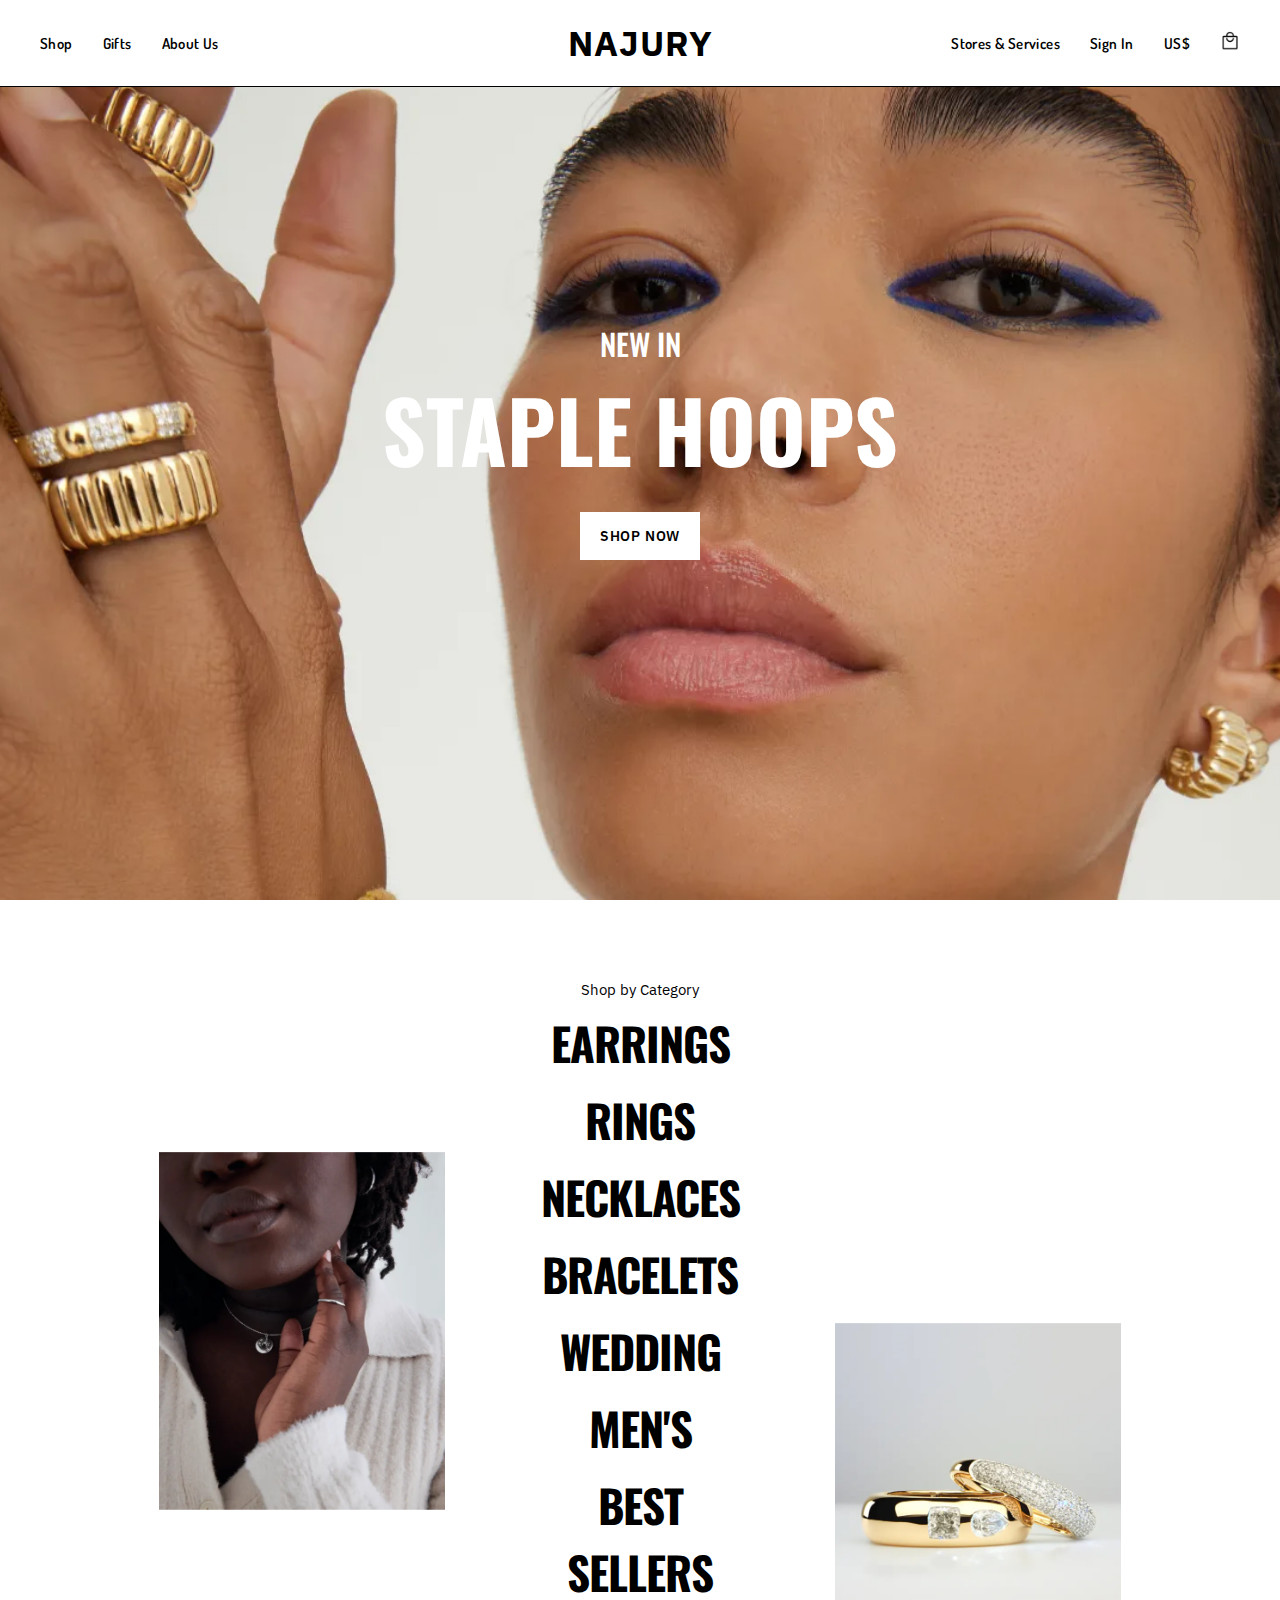
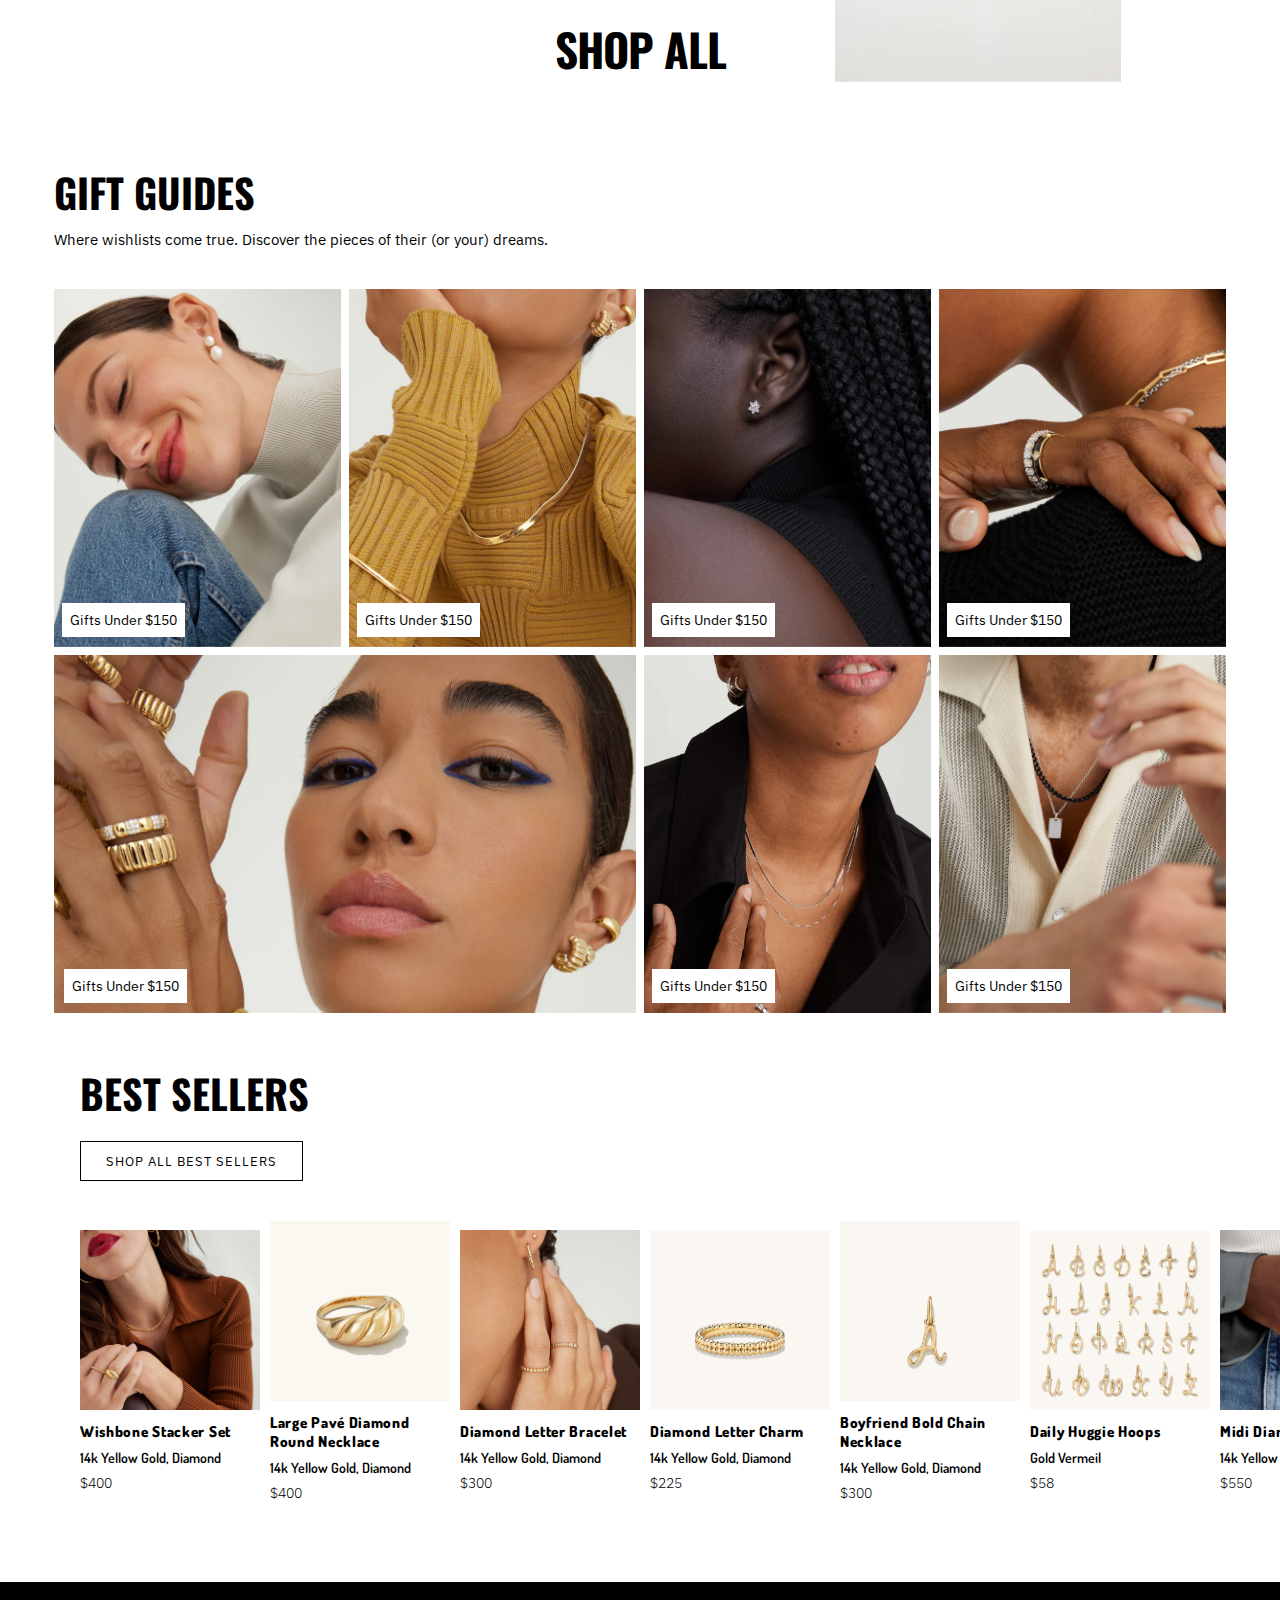
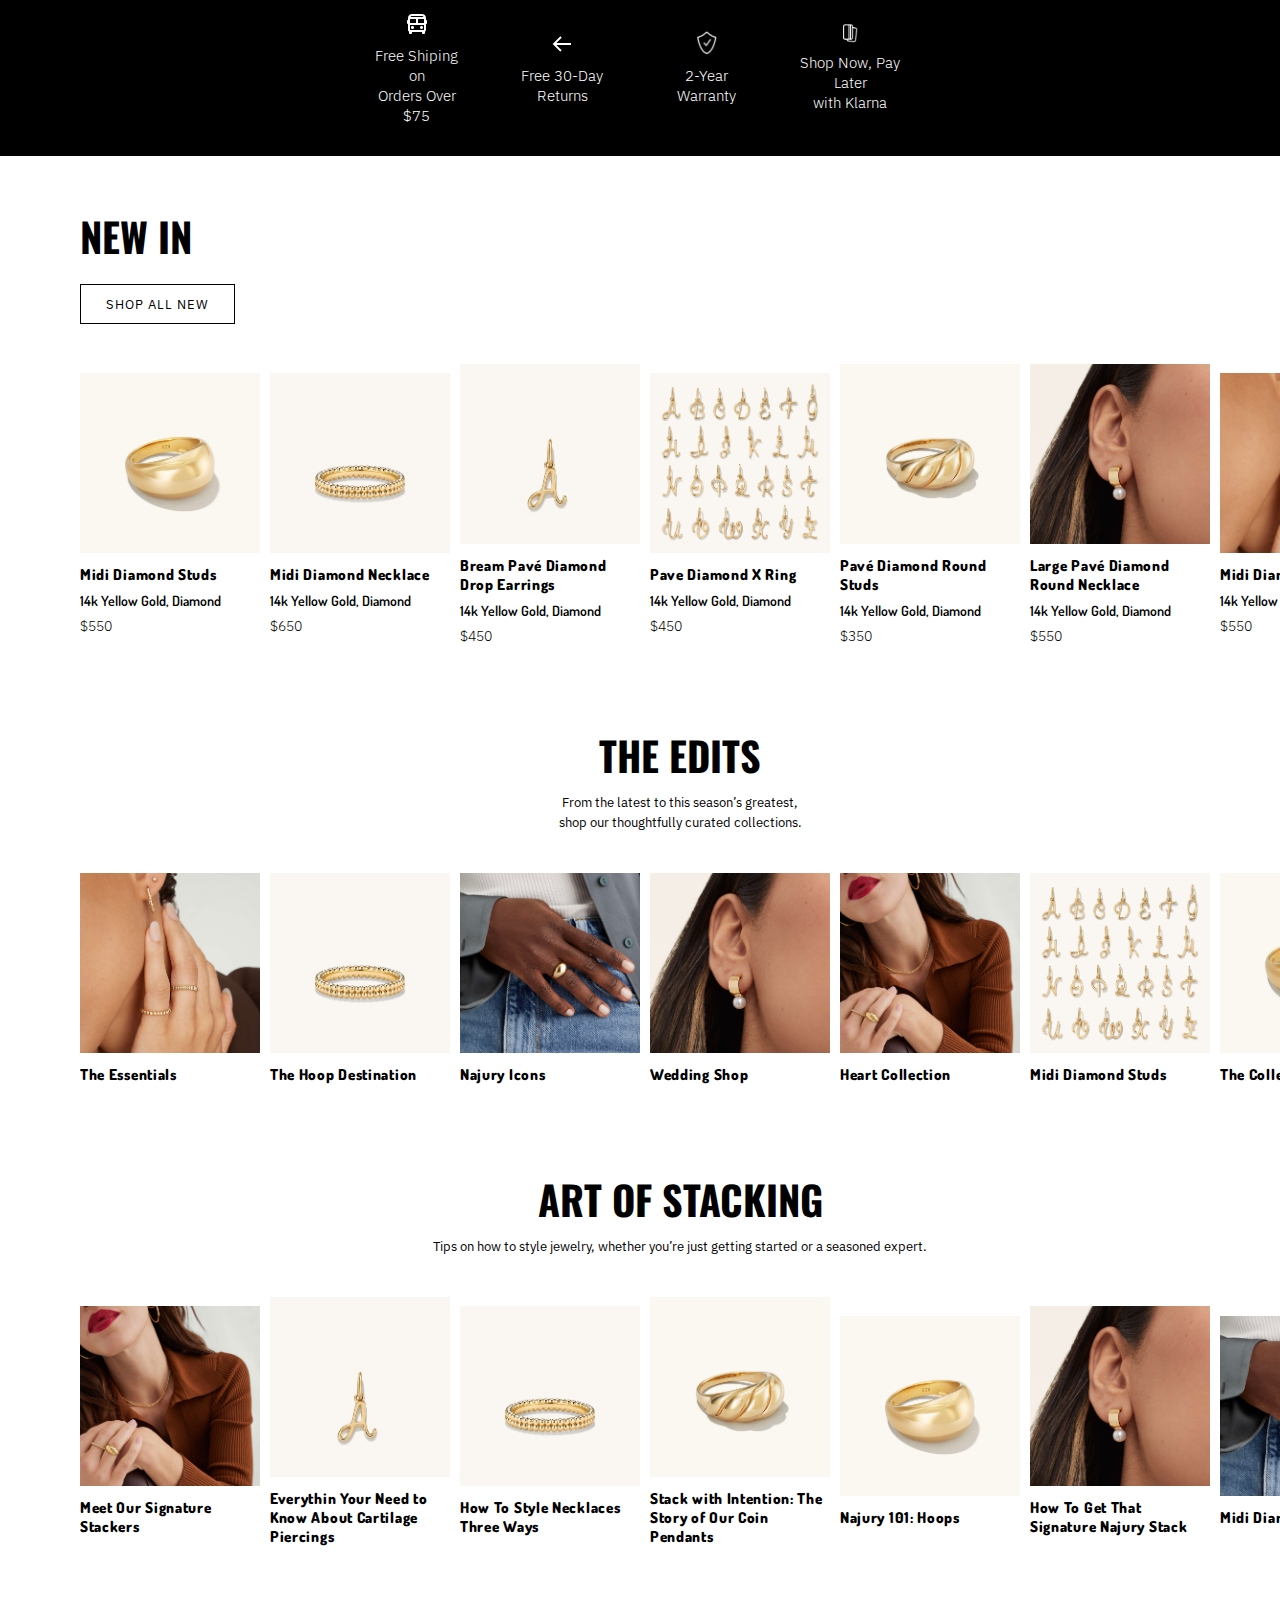
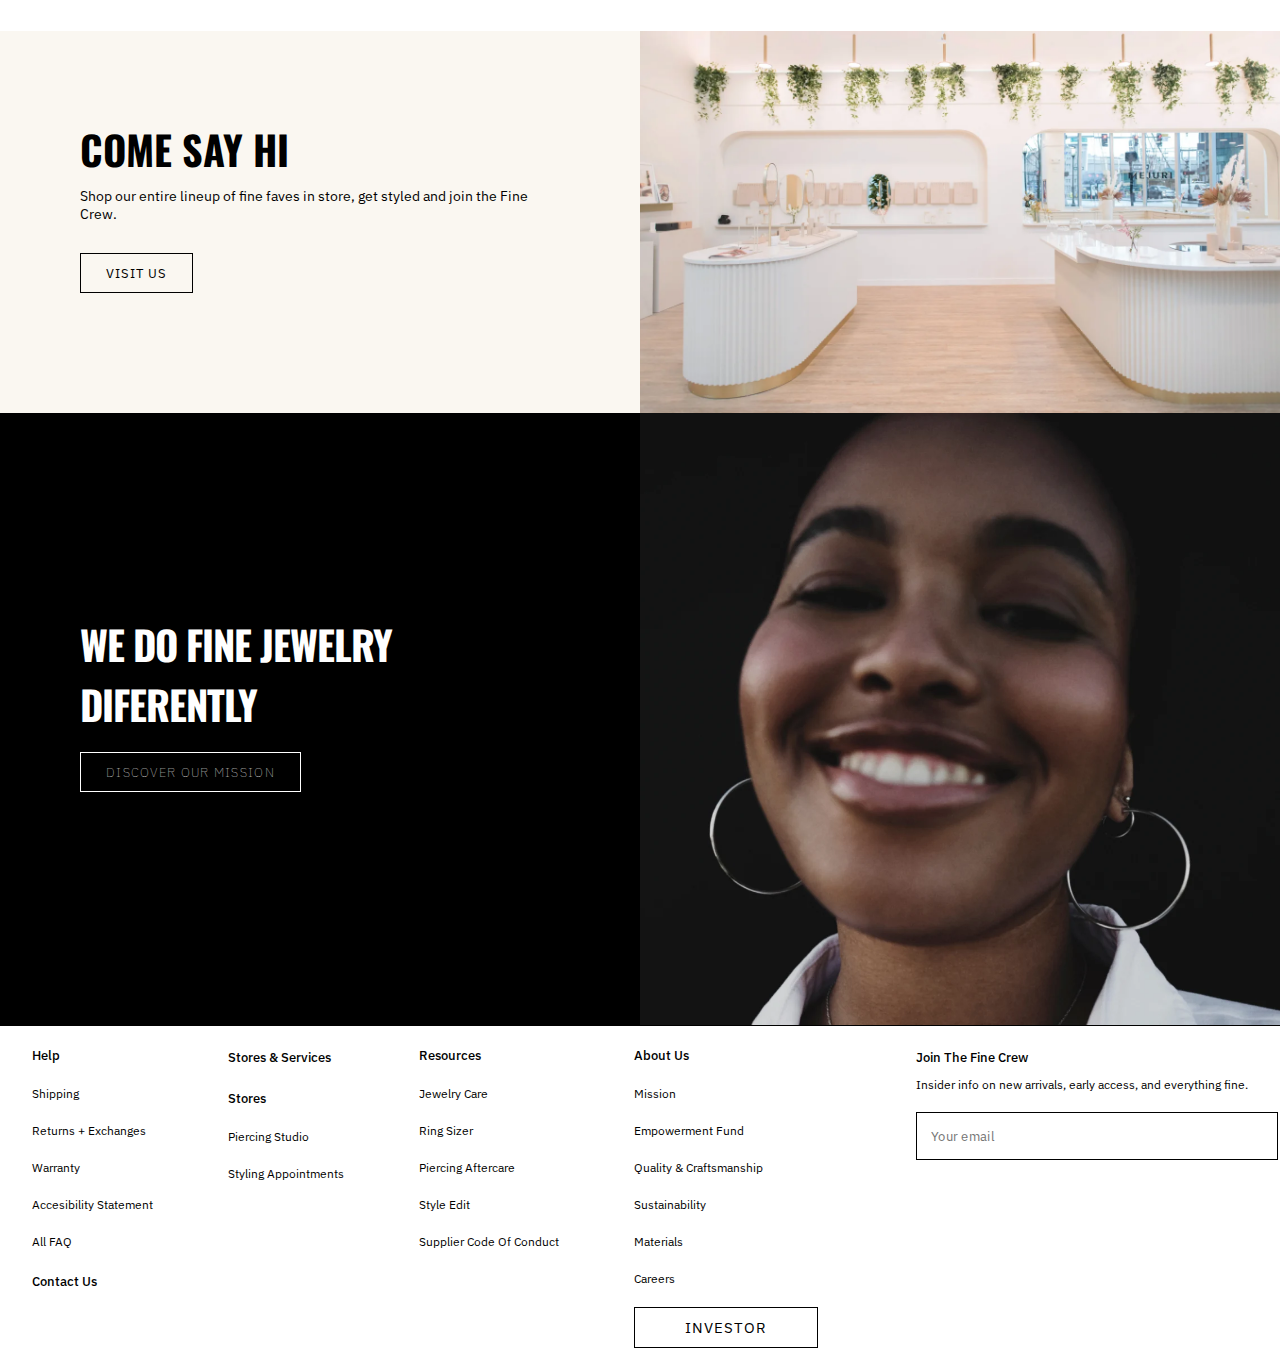
<file: index.html>
<!DOCTYPE html>
<html lang="en">
<head>
    <meta charset="UTF-8">
    <meta http-equiv="X-UA-Compatible" content="IE=edge">
    <meta name="viewport" content="width=device-width, initial-scale=1.0">
    <link rel="stylesheet" href="./css/home.css">
    <link rel="preconnect" href="https://fonts.googleapis.com">
    <link rel="preconnect" href="https://fonts.gstatic.com" crossorigin>
    <link href="https://fonts.googleapis.com/css2?family=IBM+Plex+Sans:wght@300;400;500&family=Oswald:wght@500;600;700&display=swap" rel="stylesheet">    
    <link rel="preconnect" href="https://fonts.googleapis.com">
    <link rel="preconnect" href="https://fonts.gstatic.com" crossorigin>
    <link href="https://fonts.googleapis.com/css2?family=Dosis:wght@300;500;600;700&display=swap" rel="stylesheet">
    <title>Najury | Inicio</title>
</head>
<body>
    <!--Header-->
    <header>
        <div class="section-nav">
            <nav>
                <section class="nav-left">
                    <ul>
                        <a href="./shop.html">
                            <li class="list-nav">Shop</li>
                        </a>
                        <a href="">
                            <li class="list-nav gift">Gifts</li>
                        </a>                        
                        <a href="">
                            <li class="list-nav about-us">About Us</li>
                        </a>                        
                    </ul>
                </section>
                <section class="icon">
                    <h1>Najury</h1>
                </section>
                <section class="right">
                    <ul>
                        <a href="./locations.html">
                            <li class="list-nav-right stores">Stores & Services</li>
                        </a>                        
                        <a href="">
                            <li class="list-nav-right sign">Sign In</li>
                        </a>                        
                        <a href="">
                            <li class="list-nav-right us">US$</li>
                        </a>                        
                        <li class="list-nav-right">
                            <img src="./icons/shop.png" alt="">
                        </li>
                    </ul>
                </section>
            </nav>
        </div>        
    </header>

    <!--Content-->
    <main>        
        <div class="content-principal">
            <section class="content-text">
                <p>New in</p>
                <h1 class="text-principal">Staple Hoops</h1>
                <a href="./shop.html" class="shop-now">Shop now</a>
            </section>
        </div>
        <!--Section categories-->
        <section class="section-categories">
            <div class="list-left">
                <img src="./images/model.jpg" alt="">
            </div>
            <div class="list-center">
                <p>Shop by Category</p>
                <a href="./shop.html" class="button-category">Earrings</a>
                <a href="./shop.html" class="button-category">Rings</a>
                <button class="button-category">Necklaces</button>
                <button class="button-category">Bracelets</button>
                <button class="button-category">Wedding</button>
                <button class="button-category">Men's</button>
                <button class="button-category">Best sellers</button>
                <button class="button-category">Shop all</button>
            </div>
            <div class="list-right">
                <img src="./images/model2.jpg" alt="">
            </div>
        </section>
        <!--Section GRID-->
        <section class="section-grid">
            <h1 class="text-gift">Gift guides</h1>
            <p class="description-gift">Where wishlists come true. Discover the pieces of their (or your) dreams.</p>
            <section class="grids">
                <div class="card">
                    <a href="./shop.html">
                        <div class="container-image-grid">
                            <img class="image-grid" src="./images/model-content.jpg" alt="">
                            <div class="content-button">
                                <button>Gifts Under $150</button>
                            </div>
                        </div>
                    </a>
                </div>
                <div class="card">
                    <a href="./shop.html">
                        <div class="container-image-grid">
                            <img class="image-grid" src="./images/model4.jpg" alt="">
                            <div class="content-button">
                                <button>Gifts Under $150</button>
                            </div>
                        </div>
                    </a>
                </div>
                <div class="card">
                    <a href="./shop.html">
                        <div class="container-image-grid">
                            <img class="image-grid" src="./images/model-5.jpg" alt="">
                            <div class="content-button">
                                <button>Gifts Under $150</button>
                            </div>
                        </div>
                    </a>
                </div>
                <div class="card">
                    <a href="./shop.html">
                        <div class="container-image-grid">
                            <img class="image-grid" src="./images/model-6.jpg" alt="">
                            <div class="content-button">
                                <button>Gifts Under $150</button>
                            </div>
                        </div>
                    </a>
                </div>
                <div class="card-grid">
                    <a href="./shop.html">
                        <div class="container-image-grid">
                            <img class="image-grid" src="./images/model-horizontal.jpg" alt="">
                            <div class="content-button-grid">
                                <button>Gifts Under $150</button>
                            </div>
                        </div>
                    </a>
                </div>
                <div class="card">
                    <a href="./shop.html">
                        <div class="container-image-grid">
                            <img class="image-grid" src="./images/mode-7.jpg" alt="">
                            <div class="content-button">
                                <button>Gifts Under $150</button>
                            </div>
                        </div>
                    </a>
                </div>
                <div class="card">
                    <a href="./shop.html">
                        <div class="container-image-grid">
                            <img class="image-grid" src="./images/model-8.jpg" alt="">
                            <div class="content-button">
                                <button>Gifts Under $150</button>
                            </div>
                        </div>
                    </a>
                </div>
            </section>
        </section>

        <!--Carrousel-->        
        <section class="section-carrousel">
            <h1 class="text-gift">Best Sellers</h1>
            <button class="shop-all">Shop all best sellers</button>
            <div class="carrousel">                
                <div class="card-carrousel">
                    <a href="">
                        <div class="container-image-carrousel">
                            <img src="./images/product-1.jpg" alt="">
                        </div>
                        <div class="container-text-carrousel">
                            <p class="product-text">Wishbone Stacker Set</p>
                            <p class="description-product">14k Yellow Gold, Diamond</p>
                            <p class="price">$400</p>
                        </div>
                    </a>
                </div>
                <div class="card-carrousel">
                    <a href="./shop.html">
                        <div class="container-image-carrousel">
                            <img src="./images/product-2.jpg" alt="">
                        </div>
                        <div class="container-text-carrousel">
                            <p class="product-text">Large Pavé Diamond Round Necklace</p>
                            <p class="description-product">14k Yellow Gold, Diamond</p>
                            <p class="price">$400</p>
                        </div>
                    </a>
                </div>
                <div class="card-carrousel">
                    <a href="./shop.html">
                        <div class="container-image-carrousel">
                            <img src="./images/product-3.jpg" alt="">
                        </div>
                        <div class="container-text-carrousel">
                            <p class="product-text">Diamond Letter Bracelet</p>
                            <p class="description-product">14k Yellow Gold, Diamond</p>
                            <p class="price">$300</p>
                        </div>
                    </a>
                </div>
                <div class="card-carrousel">
                    <a href="./shop.html">
                        <div class="container-image-carrousel">
                            <img src="./images/product-4.jpg" alt="">
                        </div>
                        <div class="container-text-carrousel">
                            <p class="product-text">Diamond Letter Charm</p>
                            <p class="description-product">14k Yellow Gold, Diamond</p>
                            <p class="price">$225</p>
                        </div>
                    </a>
                </div>
                <div class="card-carrousel">
                    <a href="./shop.html">
                        <div class="container-image-carrousel">
                            <img src="./images/product-5.jpg" alt="">
                        </div>
                        <div class="container-text-carrousel">
                            <p class="product-text">Boyfriend Bold Chain Necklace</p>
                            <p class="description-product">14k Yellow Gold, Diamond</p>
                            <p class="price">$300</p>
                        </div>
                    </a>
                </div>
                <div class="card-carrousel">
                    <a href="./shop.html">
                        <div class="container-image-carrousel">
                            <img src="./images/product-6.jpg" alt="">
                        </div>
                        <div class="container-text-carrousel">
                            <p class="product-text">Daily Huggie Hoops</p>
                            <p class="description-product">Gold Vermeil</p>
                            <p class="price">$58</p>
                        </div>
                    </a>
                </div>  
                <div class="card-carrousel">
                    <a href="./shop.html">
                        <div class="container-image-carrousel">
                            <img src="./images/product-7.jpg" alt="">
                        </div>
                        <div class="container-text-carrousel">
                            <p class="product-text">Midi Diamond Studs</p>
                            <p class="description-product">14k Yellow Gold, Diamond</p>
                            <p class="price">$550</p>
                        </div>
                    </a>
                </div>                              
            </div>
        </section>
        
        <!--Ads-->
        <section class="section-info">
            <section class="ads">
                <div class="card-info">
                    <img src="./icons/bus-regular-24.png" alt="">
                    <p>Free Shiping on <br> Orders Over $75</p>
                </div>
                <div class="card-info">                    
                    <img src="./icons/arrow-back-regular-24.png" alt="">
                    <p>Free 30-Day Returns</p>
                </div>
                <div class="card-info">                
                    <img src="./icons/check.png" width="24" alt="">
                    <p>2-Year Warranty</p>
                </div>
                <div class="card-info">
                    <img src="./icons/book.png" width="15" alt="">
                    <p>Shop Now, Pay Later <br> with Klarna</p>
                </div>
            </section>
        </section>

        <!--Carrousel 2-->
        <section class="section-carrousel">
            <h1 class="text-gift">New in</h1>
            <button class="shop-all">Shop all new</button>
            <div class="carrousel">
                <div class="card-carrousel">
                    <a href="./shop.html">
                        <div class="container-image-carrousel">
                            <img src="./images/product-8.jpg" alt="">
                        </div>
                        <div class="container-text-carrousel">
                            <p class="product-text">Midi Diamond Studs</p>
                            <p class="description-product">14k Yellow Gold, Diamond</p>
                            <p class="price">$550</p>
                        </div>
                    </a>
                </div>
                <div class="card-carrousel">
                    <a href="./shop.html">
                        <div class="container-image-carrousel">
                            <img src="./images/product-4.jpg" alt="">
                        </div>
                        <div class="container-text-carrousel">
                            <p class="product-text">Midi Diamond Necklace</p>
                            <p class="description-product">14k Yellow Gold, Diamond</p>
                            <p class="price">$650</p>
                        </div>
                    </a>
                </div>
                <div class="card-carrousel">
                    <a href="./shop.html">
                        <div class="container-image-carrousel">
                            <img src="./images/product-5.jpg" alt="">
                        </div>
                        <div class="container-text-carrousel">
                            <p class="product-text">Bream Pavé Diamond Drop Earrings</p>
                            <p class="description-product">14k Yellow Gold, Diamond</p>
                            <p class="price">$450</p>
                        </div>
                    </a>
                </div>
                <div class="card-carrousel">
                    <a href="./shop.html">
                        <div class="container-image-carrousel">
                            <img src="./images/product-6.jpg" alt="">
                        </div>
                        <div class="container-text-carrousel">
                            <p class="product-text">Pave Diamond X Ring</p>
                            <p class="description-product">14k Yellow Gold, Diamond</p>
                            <p class="price">$450</p>
                        </div>
                    </a>
                </div>
                <div class="card-carrousel">
                    <a href="./shop.html">
                        <div class="container-image-carrousel">
                            <img src="./images/product-2.jpg" alt="">
                        </div>
                        <div class="container-text-carrousel">
                            <p class="product-text">Pavé Diamond Round Studs</p>
                            <p class="description-product">14k Yellow Gold, Diamond</p>
                            <p class="price">$350</p>
                        </div>
                    </a>
                </div>
                <div class="card-carrousel">
                    <a href="./shop.html">
                        <div class="container-image-carrousel">
                            <img src="./images/product-9.jpg" alt="">
                        </div>
                        <div class="container-text-carrousel">
                            <p class="product-text">Large Pavé Diamond Round Necklace</p>
                            <p class="description-product">14k Yellow Gold, Diamond</p>
                            <p class="price">$550</p>
                        </div>
                    </a>
                </div>   
                <div class="card-carrousel">
                    <a href="./shop.html">
                        <div class="container-image-carrousel">
                            <img src="./images/product-3.jpg" alt="">
                        </div>
                        <div class="container-text-carrousel">
                            <p class="product-text">Midi Diamond Studs</p>
                            <p class="description-product">14k Yellow Gold, Diamond</p>
                            <p class="price">$550</p>
                        </div>
                    </a>
                </div>                              
            </div>
        </section>
        <!--Carrousel 3-->
        <section class="section-carrousel">
            <h1 class="text-gift-center">The edits</h1>
            <p class="description-carrousel-center">From the latest to this season’s greatest, <br> shop our thoughtfully curated collections.</p>
            <div class="carrousel">
                <div class="card-carrousel">
                    <a href="./shop.html">
                        <div class="container-image-carrousel">
                            <img src="./images/product-3.jpg" alt="">
                        </div>
                        <div class="container-text-carrousel">
                            <p class="product-text">The Essentials</p>                                                
                        </div>
                    </a>
                </div>
                <div class="card-carrousel">
                    <a href="./shop.html">
                        <div class="container-image-carrousel">
                            <img src="./images/product-4.jpg" alt="">
                        </div>
                        <div class="container-text-carrousel">
                            <p class="product-text">The Hoop Destination</p>                                                
                        </div>
                    </a>
                </div>
                <div class="card-carrousel">
                    <a href="./shop.html">
                        <div class="container-image-carrousel">
                            <img src="./images/product-7.jpg" alt="">
                        </div>
                        <div class="container-text-carrousel">
                            <p class="product-text">Najury Icons</p>                                                
                        </div>
                    </a>
                </div>
                <div class="card-carrousel">
                    <a href="./shop.html">
                        <div class="container-image-carrousel">
                            <img src="./images/product-9.jpg" alt="">
                        </div>
                        <div class="container-text-carrousel">
                            <p class="product-text">Wedding Shop</p>                                                
                        </div>
                    </a>
                </div>
                <div class="card-carrousel">
                    <a href="./shop.html">
                        <div class="container-image-carrousel">
                            <img src="./images/product-1.jpg" alt="">
                        </div>
                        <div class="container-text-carrousel">
                            <p class="product-text">Heart Collection</p>                                                
                        </div>
                    </a>
                </div>
                <div class="card-carrousel">
                    <a href="./shop.html">
                        <div class="container-image-carrousel">
                            <img src="./images/product-6.jpg" alt="">
                        </div>
                        <div class="container-text-carrousel">
                            <p class="product-text">Midi Diamond Studs</p>                                                
                        </div>
                    </a>
                </div>   
                <div class="card-carrousel">
                    <a href="./shop.html">
                        <div class="container-image-carrousel">
                            <img src="./images/product-8.jpg" alt="">
                        </div>
                        <div class="container-text-carrousel">
                            <p class="product-text">The Collectibles</p>                                                
                        </div>
                    </a>
                </div>                              
            </div>
        </section>
        <!--Carrousel 4-->
        <section class="section-carrousel">
            <h1 class="text-gift-center">Art of stacking</h1>
            <p class="description-carrousel-center">Tips on how to style jewelry, whether you’re just getting started or a seasoned expert.</p>
            <div class="carrousel">
                <div class="card-carrousel">
                    <a href="./shop.html">
                        <div class="container-image-carrousel">
                            <img src="./images/product-1.jpg" alt="">
                        </div>
                        <div class="container-text-carrousel">
                            <p class="product-text">Meet Our Signature Stackers</p>                                                
                        </div>
                    </a>
                </div>
                <div class="card-carrousel">
                    <a href="./shop.html">
                        <div class="container-image-carrousel">
                            <img src="./images/product-5.jpg" alt="">
                        </div>
                        <div class="container-text-carrousel">
                            <p class="product-text">Everythin Your Need to Know About Cartilage Piercings</p>                                                
                        </div>
                    </a>
                </div>
                <div class="card-carrousel">
                    <a href="./shop.html">
                        <div class="container-image-carrousel">
                            <img src="./images/product-4.jpg" alt="">
                        </div>
                        <div class="container-text-carrousel">
                            <p class="product-text">How To Style Necklaces Three Ways</p>                                                
                        </div>
                    </a>
                </div>
                <div class="card-carrousel">
                    <a href="./shop.html">
                        <div class="container-image-carrousel">
                            <img src="./images/product-2.jpg" alt="">
                        </div>
                        <div class="container-text-carrousel">
                            <p class="product-text">Stack with Intention: The Story of Our Coin Pendants</p>                                                
                        </div>
                    </a>
                </div>
                <div class="card-carrousel">
                    <a href="./shop.html">
                        <div class="container-image-carrousel">
                            <img src="./images/product-8.jpg" alt="">
                        </div>
                        <div class="container-text-carrousel">
                            <p class="product-text">Najury 101: Hoops</p>                                                
                        </div>
                    </a>
                </div>
                <div class="card-carrousel">
                    <a href="./shop.html">
                        <div class="container-image-carrousel">
                            <img src="./images/product-9.jpg" alt="">
                        </div>
                        <div class="container-text-carrousel">
                            <p class="product-text">How To Get That Signature Najury Stack</p>                                                
                        </div>
                    </a>
                </div>   
                <div class="card-carrousel">
                    <a href="./shop.html">
                        <div class="container-image-carrousel">
                            <img src="./images/product-7.jpg" alt="">
                        </div>
                        <div class="container-text-carrousel">
                            <p class="product-text">Midi Diamond Studs</p>                                                
                        </div>
                    </a>
                </div>                              
            </div>
        </section>
        
        <!--Section info-->
        <section class="section-cards-info">
            <div class="description-cards">
                <div class="card-one">
                    <h1 class="text-gift">Come say hi</h1>
                    <p class="text-gift-description">Shop our entire lineup of fine faves in store, get styled and join the Fine Crew.</p>
                    <button class="shop-all">Visit us</button>
                </div>
                <div class="card-image">
                    <img src="./images/image-card.jpg" alt="">
                </div>                
            </div>
            <div class="descriptions-cards-dark">
                <div class="card-dark">
                    <h1 class="text-gift-white">We do fine jewelry diferently</h1>
                    <button class="shop-all-dark">Discover our mission</button>
                </div>
                <div class="card-image-dark"></div>
            </div>            
        </section>
    </main>
    <!--Footer-->
    <footer>
        <section class="section-footer">
            <div class="section-footer-left">
                <div class="list-footer-section">
                    <ul>
                        <li class="footer-list">Help</li>
                        <li class="footer-list">Shipping</li>
                        <li class="footer-list">Returns + Exchanges</li>
                        <li class="footer-list">Warranty</li>
                        <li class="footer-list">Accesibility Statement</li>
                        <li class="footer-list">All FAQ</li>
                        <a href="./contact-us.html"><li class="footer-list">Contact Us</li></a>
                    </ul>
                </div>
                <div class="list-footer-section">
                    <ul>
                        <a href="./locations.html"><li class="footer-list">Stores & Services</li></a>
                        <a href=""><li class="footer-list">Stores</li></a>
                        <li class="footer-list">Piercing Studio</li>
                        <li class="footer-list">Styling Appointments</li>
                    </ul>
                </div>
                <div class="list-footer-section">
                    <ul>
                        <li class="footer-list">Resources</li>
                        <li class="footer-list">Jewelry Care</li>
                        <li class="footer-list">Ring Sizer</li>
                        <li class="footer-list">Piercing Aftercare</li>
                        <li class="footer-list">Style Edit</li>
                        <li class="footer-list">Supplier Code Of Conduct</li>
                    </ul>
                </div>
                <div class="list-footer-section">
                    <ul>
                        <li class="footer-list">About Us</li>
                        <li class="footer-list">Mission</li>
                        <li class="footer-list">Empowerment Fund</li>
                        <li class="footer-list">Quality & Craftsmanship</li>
                        <li class="footer-list">Sustainability</li>
                        <li class="footer-list">Materials</li>
                        <li class="footer-list">Careers</li>
                        <a href="./formulary.html"><button class="investor-button" type="button">Investor</button></a>
                    </ul>
                </div>
            </div>
            <div class="section-footer-right">
                <p class="footer-list">Join The Fine Crew</p>
                <p class="text-input">Insider info on new arrivals, early access, and everything fine.</p>
                <div class="section-input">
                    <input type="email" placeholder="Your email">
                </div>
            </div>
        </section>
    </footer>
    <script src="main.js"></script>
</body>
</html>
</file>
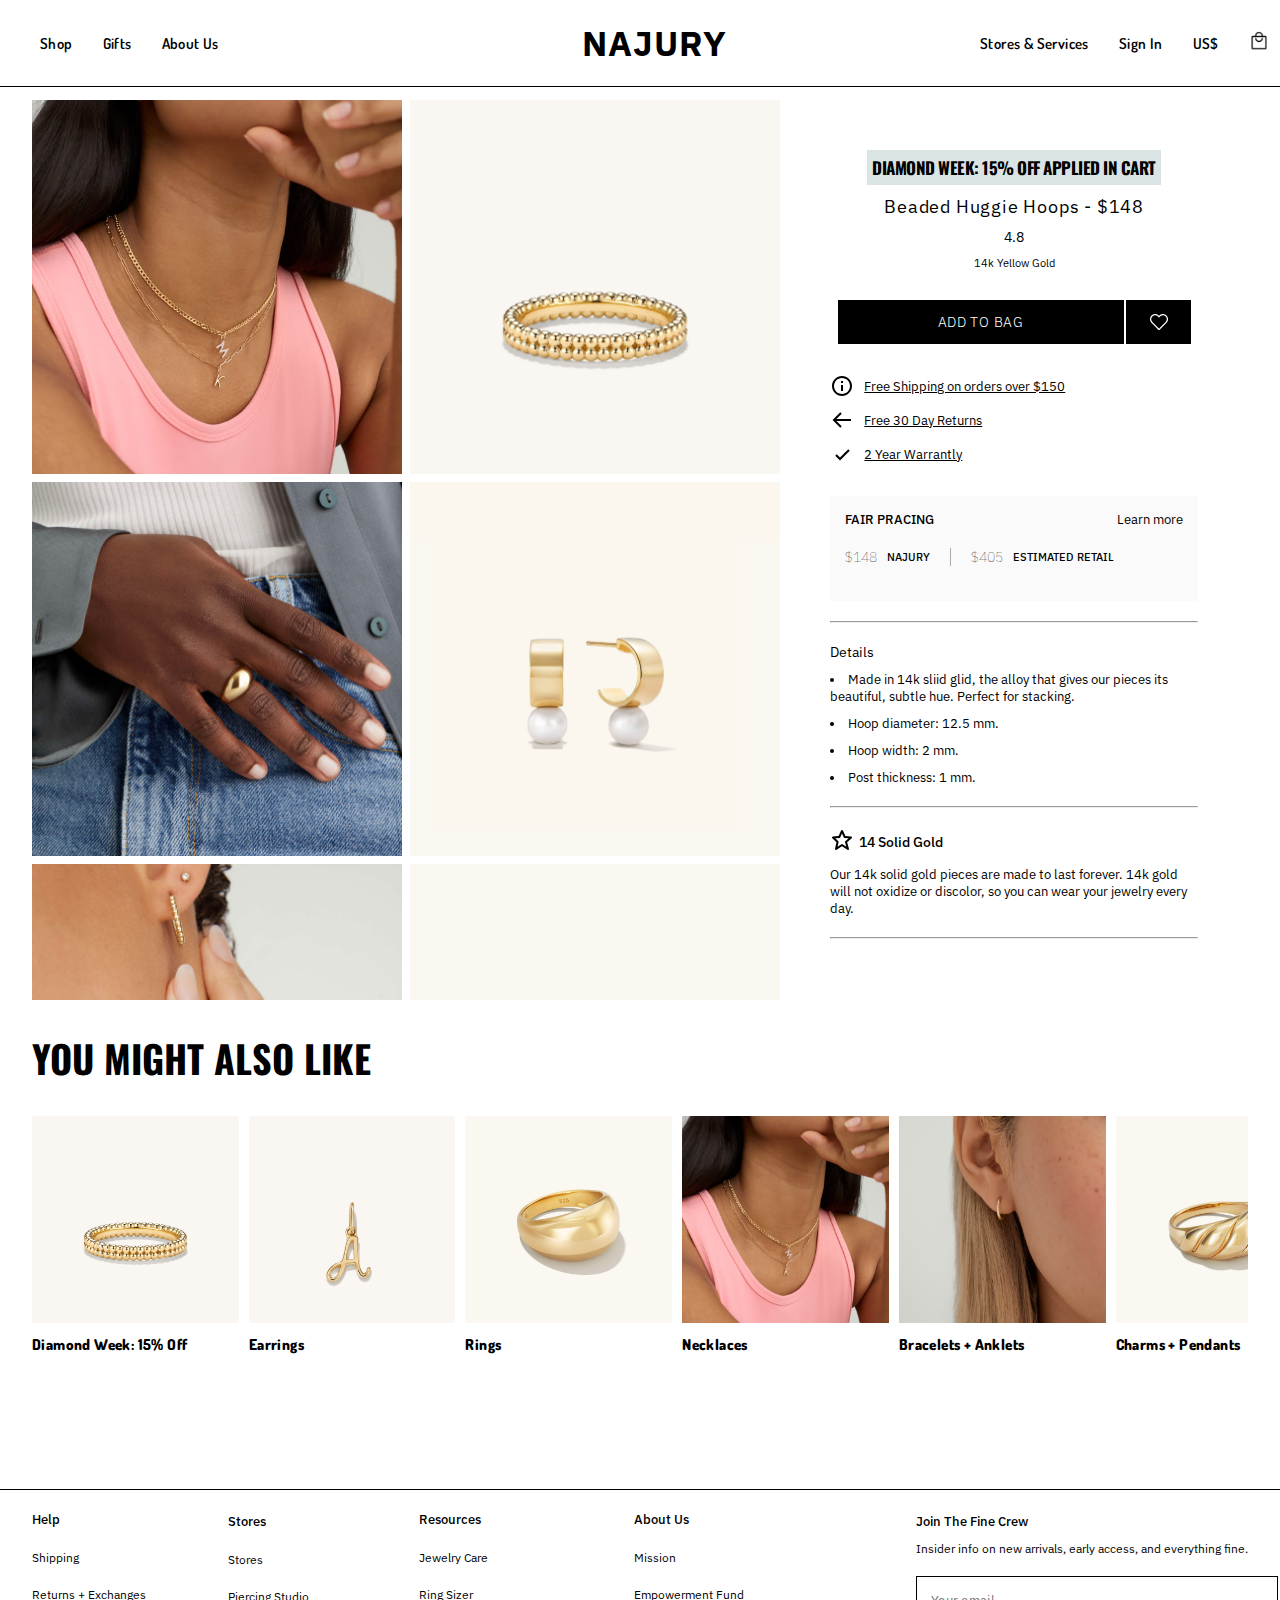
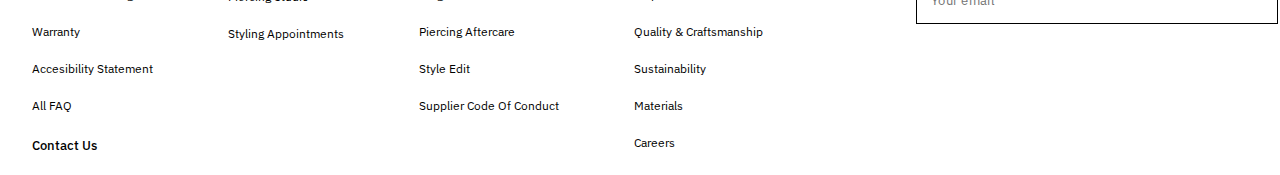
<file: articles.html>
<!DOCTYPE html>
<html lang="en">
<head>
    <meta charset="UTF-8">
    <meta http-equiv="X-UA-Compatible" content="IE=edge">
    <meta name="viewport" content="width=device-width, initial-scale=1.0">
    <link rel="stylesheet" href="./css/articles.css">
    <link rel="preconnect" href="https://fonts.googleapis.com">
    <link rel="preconnect" href="https://fonts.gstatic.com" crossorigin>
    <link href="https://fonts.googleapis.com/css2?family=IBM+Plex+Sans:wght@300;400;500&family=Oswald:wght@500;600;700&display=swap" rel="stylesheet">    
    <link rel="preconnect" href="https://fonts.googleapis.com">
    <link rel="preconnect" href="https://fonts.gstatic.com" crossorigin>
    <link href="https://fonts.googleapis.com/css2?family=Dosis:wght@300;500;600;700&display=swap" rel="stylesheet">
    <title>Articles | Najury</title>
</head>
<body>
    <!--Header-->
    <header>
        <div class="section-nav">
            <nav>
                <section class="nav-left">
                    <ul>
                        <a href="./shop.html">
                            <li class="list-nav">Shop</li>
                        </a>
                        <a href="">
                            <li class="list-nav gift">Gifts</li>
                        </a>                        
                        <a href="">
                            <li class="list-nav about-us">About Us</li>
                        </a>                        
                    </ul>
                </section>
                <section class="icon">
                    <a href="./index.html"><h1>Najury</h1>
                    </a>
                </section>
                <section class="right">
                    <ul>
                        <a href="./locations.html">
                            <li class="list-nav-right stores">Stores & Services</li>
                        </a>                        
                        <a href="">
                            <li class="list-nav-right sign">Sign In</li>
                        </a>                        
                        <a href="">
                            <li class="list-nav-right us">US$</li>
                        </a>                        
                        <li class="list-nav-right">
                            <img src="./icons/shop.png" alt="">
                        </li>
                    </ul>
                </section>
            </nav>
        </div>        
    </header> 
    <!--Main/body-->
    <main>
        <section class="container-article">
            <section class="article">
                <div class="section-left-images">
                    <!--Mobile category-->
                    <div class="section-categorie-image"></div> 
                    <div class="grid-images">
                        <div class="image-product">
                            <img src="./images/product-11.jpg" alt="">
                        </div>
                        <div class="image-product">
                            <img src="./images/product-4.jpg" alt="">
                        </div>
                        <div class="image-product">
                            <img src="./images/product-7.jpg" alt="">
                        </div>
                        <div class="image-product">
                            <img src="./images/product-10.jpg" alt="">
                        </div>
                        <div class="image-product">
                            <img src="./images/product-3.jpg" alt="">
                        </div>
                        <div class="image-product">
                            <img src="./images/product-2.jpg" alt="">
                        </div>
                    </div>
                </div>
                <div class="section-right-description">
                    <div class="container-text-description">
                        <p class="text-off">Diamond week: 15% off applied in cart</p>
                        <p class="text-product">Beaded Huggie Hoops - $148</p>
                        <p class="calification">4.8</p>
                        <p class="categorie">14k Yellow Gold</p>                        
                    </div> 
                    <div class="container-add-bag">
                        <button class="add-bag">Add to bag</button>
                        <button class="button-car">
                            <img src="./icons/favorite.png" alt="">
                        </button>
                    </div>     
                    <div class="container-info">
                        <div class="description-shop">
                            <ul>
                                <li class="image-description">
                                    <img src="./icons/info.svg" alt="">
                                    <p>Free Shipping on orders over $150</p>
                                </li>
                                <li class="image-description">
                                    <img src="./icons/arrow-back.svg" alt="">
                                    <p>Free 30 Day Returns</p>
                                </li>
                                <li class="image-description">
                                    <img src="./icons/check-black.svg" alt="">
                                    <p>2 Year Warrantly</p>
                                </li>
                            </ul>
                        </div>
                    </div> 
                    <div class="container-details">
                        <div class="card-pricing">
                            <div class="section-text-more">
                                <p>Fair pracing</p>
                                <p>Learn more</p>
                            </div>
                            <div class="section-price">
                                <p>$148 <span>Najury</span></p>
                                <p>$405 <span>Estimated retail</span></p>
                            </div>
                        </div>
                        <hr>
                        <div class="details">
                            <p>Details</p>
                            <ul>
                                <li>Made in 14k sliid glid, the alloy that gives our pieces its beautiful, subtle hue. Perfect for stacking.</li>
                                <li>Hoop diameter: 12.5 mm.</li>
                                <li>Hoop width: 2 mm.</li>
                                <li>Post thickness: 1 mm.</li>
                            </ul>
                        </div>
                        <hr>
                        <div class="materials">
                            <p><span><img src="./icons/star-price.svg" alt=""></span>14 Solid Gold</p>
                            <p>Our 14k solid gold pieces are made to last forever. 14k gold will not oxidize or discolor, so you can wear your jewelry every day.</p>
                        </div>
                        <hr>                      
                    </div>                                 
                </div>                
            </section>
            <section class="container-shop-all">
                <h1 class="text-shop">You might also like</h1>
                <section class="carrousel-shop">
                    <div class="carrousel">
                        <div class="card-shop">
                            <a href="./articles.html">
                                <div class="container-image-shop">
                                    <img src="./images/product-4.jpg" alt="">
                                </div>
                                <div class="container-text-shop">
                                    <p>Diamond Week: 15% Off</p>
                                </div>
                            </a>
                        </div>
                        <div class="card-shop">
                            <a href="./articles.html">
                                <div class="container-image-shop">
                                    <img src="./images/product-5.jpg" alt="">
                                </div>
                                <div class="container-text-shop">
                                    <p>Earrings</p>
                                </div>
                            </a>
                        </div>
                        <div class="card-shop">
                            <a href="./articles.html">
                                <div class="container-image-shop">
                                    <img src="./images/product-8.jpg" alt="">
                                </div>
                                <div class="container-text-shop">
                                    <p>Rings</p>
                                </div>
                            </a>
                        </div>
                        <div class="card-shop">
                            <a href="./articles.html">
                                <div class="container-image-shop">
                                    <img src="./images/product-11.jpg" alt="">
                                </div>
                                <div class="container-text-shop">
                                    <p>Necklaces</p>
                                </div>
                            </a>
                        </div>
                        <div class="card-shop">
                            <a href="./articles.html">
                                <div class="container-image-shop">
                                    <img src="./images/product-12.jpg" alt="">
                                </div>
                                <div class="container-text-shop">
                                    <p>Bracelets + Anklets</p>
                                </div>
                            </a>
                        </div>
                        <div class="card-shop">
                            <a href="./articles.html">
                                <div class="container-image-shop">
                                    <img src="./images/product-2.jpg" alt="">
                                </div>
                                <div class="container-text-shop">
                                    <p>Charms + Pendants</p>
                                </div>
                            </a>
                        </div>
                        <div class="card-shop">
                            <a href="./articles.html">
                                <div class="container-image-shop">
                                    <img src="./images/product-7.jpg" alt="">
                                </div>
                                <div class="container-text-shop">
                                    <p>Wedding</p>
                                </div>
                            </a>
                        </div>
                        <div class="card-shop">
                            <a href="./articles.html">
                                <div class="container-image-shop">
                                    <img src="./images/product-6.jpg" alt="">
                                </div>
                                <div class="container-text-shop">
                                    <p>Diamond Week: 15% Off</p>
                                </div>
                            </a>
                        </div>
                    </div>
                </section>
            </section>   
        </section>
    </main>
    <!--Footer-->
    <footer>
        <section class="section-footer">
            <div class="section-footer-left">
                <div class="list-footer-section">
                    <ul>
                        <li class="footer-list">Help</li>
                        <li class="footer-list">Shipping</li>
                        <li class="footer-list">Returns + Exchanges</li>
                        <li class="footer-list">Warranty</li>
                        <li class="footer-list">Accesibility Statement</li>
                        <li class="footer-list">All FAQ</li>
                        <a href="./contact-us.html"><li class="footer-list">Contact Us</li></a>
                    </ul>
                </div>
                <div class="list-footer-section">
                    <ul>
                        <a href="./locations.html"><li class="footer-list">Stores</li></a>
                        <li class="footer-list">Stores</li>
                        <li class="footer-list">Piercing Studio</li>
                        <li class="footer-list">Styling Appointments</li>
                    </ul>
                </div>
                <div class="list-footer-section">
                    <ul>
                        <li class="footer-list">Resources</li>
                        <li class="footer-list">Jewelry Care</li>
                        <li class="footer-list">Ring Sizer</li>
                        <li class="footer-list">Piercing Aftercare</li>
                        <li class="footer-list">Style Edit</li>
                        <li class="footer-list">Supplier Code Of Conduct</li>
                    </ul>
                </div>
                <div class="list-footer-section">
                    <ul>
                        <li class="footer-list">About Us</li>
                        <li class="footer-list">Mission</li>
                        <li class="footer-list">Empowerment Fund</li>
                        <li class="footer-list">Quality & Craftsmanship</li>
                        <li class="footer-list">Sustainability</li>
                        <li class="footer-list">Materials</li>
                        <li class="footer-list">Careers</li>
                    </ul>
                </div>
            </div>
            <div class="section-footer-right">
                <p class="footer-list">Join The Fine Crew</p>
                <p class="text-input">Insider info on new arrivals, early access, and everything fine.</p>
                <div class="section-input">
                    <input type="email" placeholder="Your email">
                </div>
            </div>
        </section>
    </footer>    
</body>
</html>
</file>
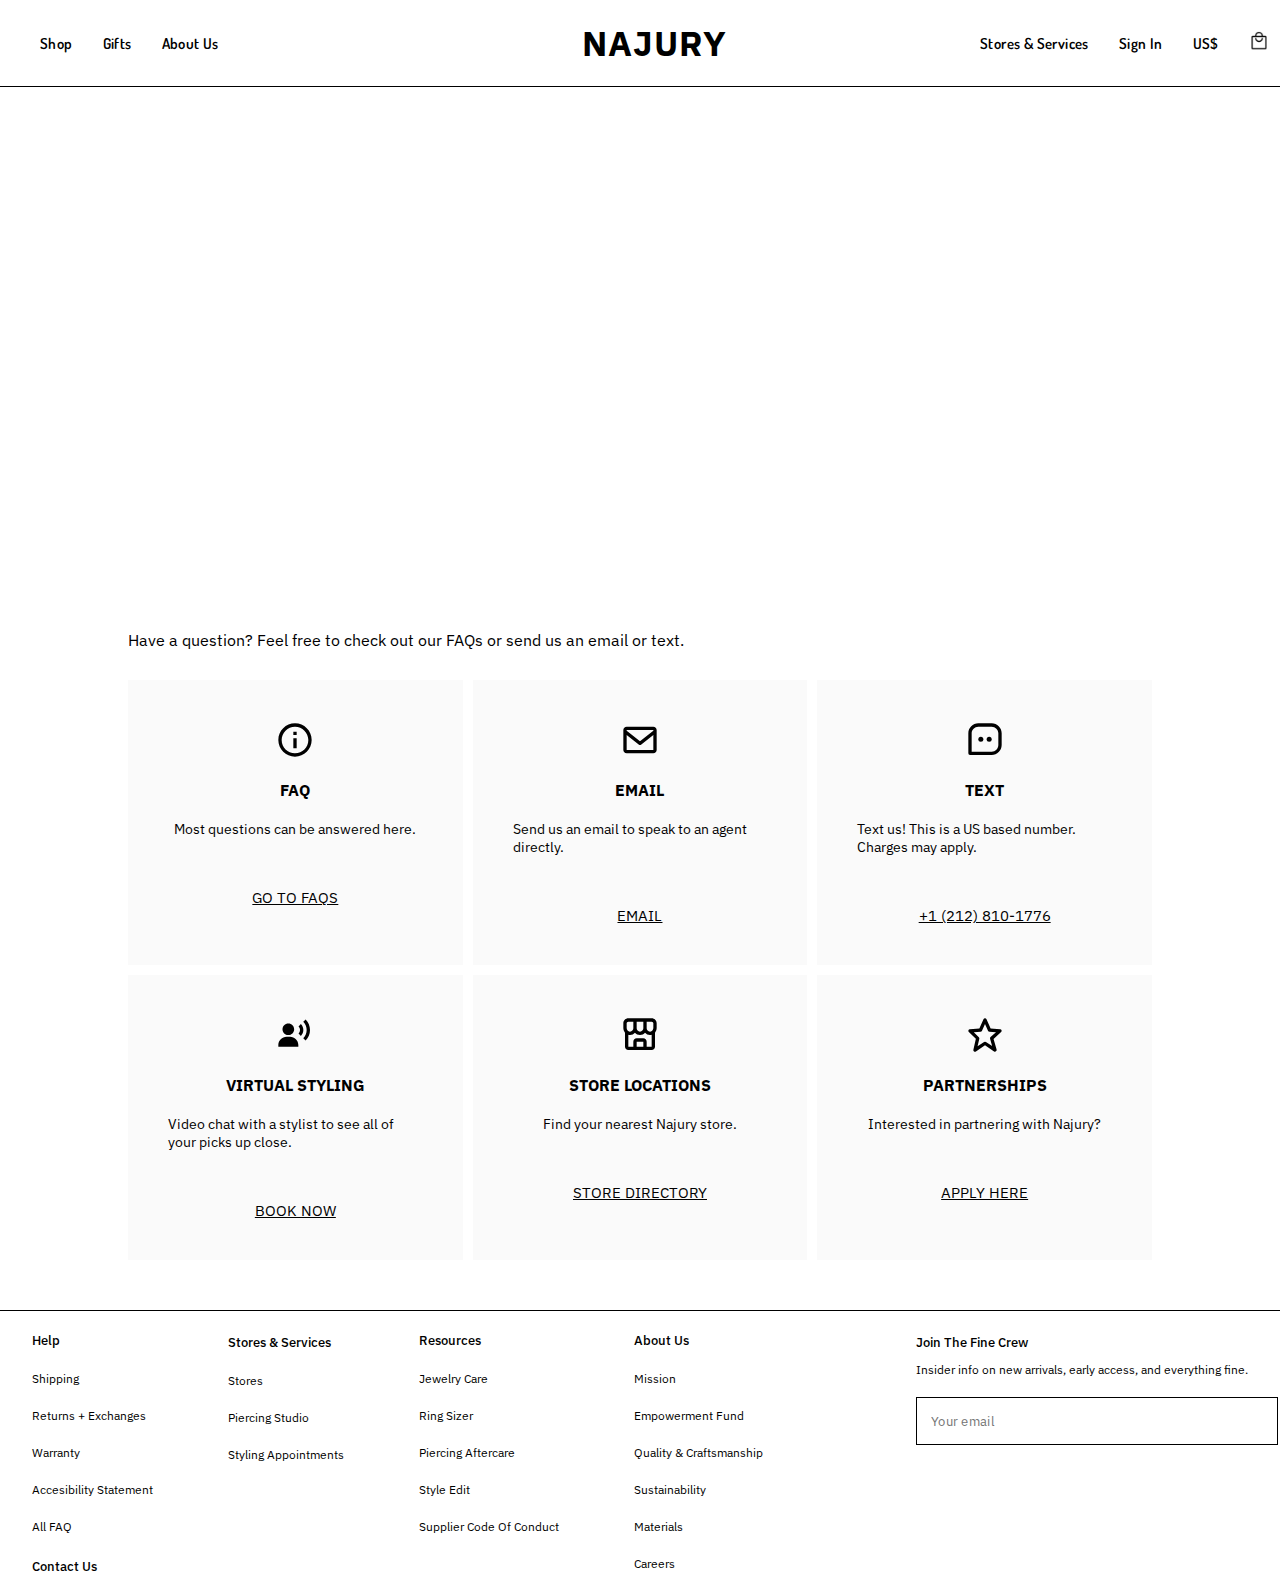
<file: contact-us.html>
<!DOCTYPE html>
<html lang="en">
<head>
    <meta charset="UTF-8">
    <meta http-equiv="X-UA-Compatible" content="IE=edge">
    <meta name="viewport" content="width=device-width, initial-scale=1.0">
    <link rel="stylesheet" href="./css/contact-us.css">
    <link rel="preconnect" href="https://fonts.googleapis.com">
    <link rel="preconnect" href="https://fonts.gstatic.com" crossorigin>
    <link href="https://fonts.googleapis.com/css2?family=IBM+Plex+Sans:wght@300;400;500&family=Oswald:wght@500;600;700&display=swap" rel="stylesheet">    
    <link rel="preconnect" href="https://fonts.googleapis.com">
    <link rel="preconnect" href="https://fonts.gstatic.com" crossorigin>
    <link href="https://fonts.googleapis.com/css2?family=Dosis:wght@300;500;600;700&display=swap" rel="stylesheet">
    <title>Contact-us | Najury</title>
</head>
<body>
    <!--Header-->
    <header>
        <div class="section-nav">
            <nav>
                <section class="nav-left">
                    <ul>
                        <a href="./shop.html">
                            <li class="list-nav">Shop</li>
                        </a>
                        <a href="">
                            <li class="list-nav gift">Gifts</li>
                        </a>                        
                        <a href="">
                            <li class="list-nav about-us">About Us</li>
                        </a>                        
                    </ul>
                </section>
                <section class="icon">
                    <a href="./index.html"><h1>Najury</h1>
                    </a>
                </section>
                <section class="right">
                    <ul>
                        <a href="./locations.html">
                            <li class="list-nav-right stores">Stores & Services</li>
                        </a>                        
                        <a href="">
                            <li class="list-nav-right sign">Sign In</li>
                        </a>                        
                        <a href="">
                            <li class="list-nav-right us">US$</li>
                        </a>                        
                        <li class="list-nav-right">
                            <img src="./icons/shop.png" alt="">
                        </li>
                    </ul>
                </section>
            </nav>
        </div>        
    </header>
    <!--Main-->
    <section class="section-father">
        <section class="section-banner-info">
            <h1 class="text-banner">Contact us</h1>
        </section>
        <section class="grid-info">
            <p class="text-question">Have a question? Feel free to check out our FAQs or send us an email or text.</p>
            <section class="grid-cards">
                <div class="card">
                    <img src="./icons/info.svg" width="40" alt="">
                    <p class="card-description">FAQ</p>                    
                    <p class="text-info">Most questions can be answered here.</p>
                    <p class="text-button">Go to faqs</p>
                </div>
                <div class="card">
                    <img src="./icons/bx-envelope.svg" width="40" alt="">
                    <p class="card-description">Email</p>                    
                    <p class="text-info">Send us an email to speak to an agent directly.</p>
                    <p class="text-button">Email</p>
                </div>
                <div class="card">
                    <img src="./icons/bx-message-square-dots.svg" width="40" alt="">
                    <p class="card-description">Text</p>                    
                    <p class="text-info">Text us! This is a US based number. Charges may apply.</p>
                    <p class="text-button">+1 (212) 810-1776 </p>
                </div>
                <div class="card">
                    <img src="./icons/bxs-user-voice.svg" width="40" alt="">
                    <p class="card-description">Virtual styling</p>                    
                    <p class="text-info">Video chat with a stylist to see all of your picks up close.</p>
                    <p class="text-button">Book now</p>
                </div>
                <div class="card">
                    <img src="./icons/bx-store-alt.svg" width="40" alt="">
                    <p class="card-description">Store locations</p>                    
                    <p class="text-info">Find your nearest Najury store.</p>
                    <p class="text-button">Store directory</p>
                </div>
                <div class="card">
                    <img src="./icons/bx-star.svg" width="40" alt="">
                    <p class="card-description">PARTNERSHIPS</p>                    
                    <p class="text-info">Interested in partnering with Najury?</p>
                    <p class="text-button">Apply here</p>
                </div>
            </section>
        </section>
    </section>
    <!--Footer-->
    <footer>
        <section class="section-footer">
            <div class="section-footer-left">
                <div class="list-footer-section">
                    <ul>
                        <li class="footer-list">Help</li>
                        <li class="footer-list">Shipping</li>
                        <li class="footer-list">Returns + Exchanges</li>
                        <li class="footer-list">Warranty</li>
                        <li class="footer-list">Accesibility Statement</li>
                        <li class="footer-list">All FAQ</li>
                        <a href="./contact-us.html"><li class="footer-list">Contact Us</li></a>
                    </ul>
                </div>
                <div class="list-footer-section">
                    <ul>
                        <a href="./locations.html"><li class="footer-list">Stores & Services</li></a>
                        <li class="footer-list">Stores</li>
                        <li class="footer-list">Piercing Studio</li>
                        <li class="footer-list">Styling Appointments</li>
                    </ul>
                </div>
                <div class="list-footer-section">
                    <ul>
                        <li class="footer-list">Resources</li>
                        <li class="footer-list">Jewelry Care</li>
                        <li class="footer-list">Ring Sizer</li>
                        <li class="footer-list">Piercing Aftercare</li>
                        <li class="footer-list">Style Edit</li>
                        <li class="footer-list">Supplier Code Of Conduct</li>
                    </ul>
                </div>
                <div class="list-footer-section">
                    <ul>
                        <li class="footer-list">About Us</li>
                        <li class="footer-list">Mission</li>
                        <li class="footer-list">Empowerment Fund</li>
                        <li class="footer-list">Quality & Craftsmanship</li>
                        <li class="footer-list">Sustainability</li>
                        <li class="footer-list">Materials</li>
                        <li class="footer-list">Careers</li>
                    </ul>
                </div>
            </div>
            <div class="section-footer-right">
                <p class="footer-list">Join The Fine Crew</p>
                <p class="text-input">Insider info on new arrivals, early access, and everything fine.</p>
                <div class="section-input">
                    <input type="email" placeholder="Your email">
                </div>
            </div>
        </section>
    </footer> 
</body>
</html>
</file>
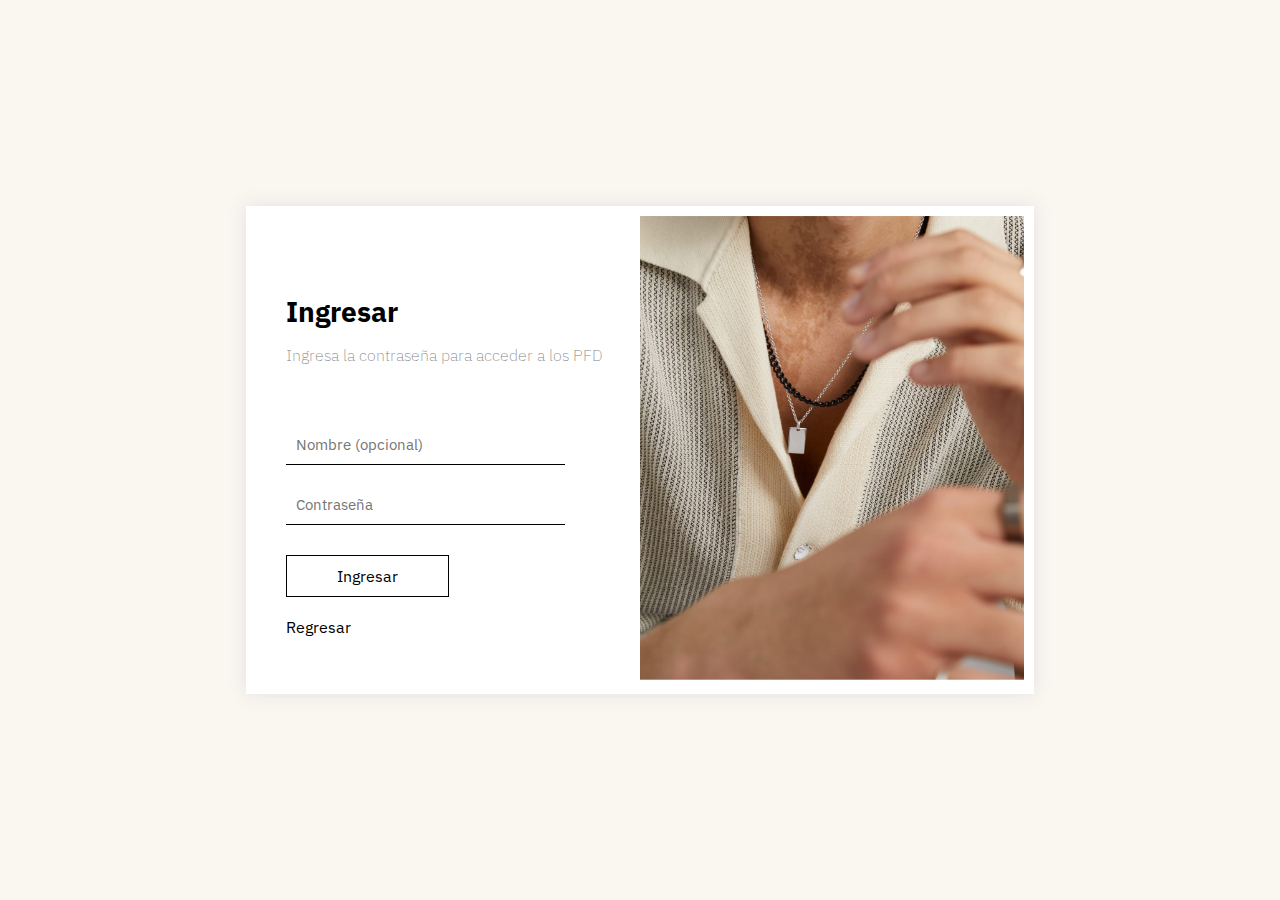
<file: formulary.html>
<!DOCTYPE html>
<html lang="en">
<head>
    <meta charset="UTF-8">
    <meta http-equiv="X-UA-Compatible" content="IE=edge">
    <meta name="viewport" content="width=device-width, initial-scale=1.0">
    <link rel="stylesheet" href="./css/form.css">
    <link rel="preconnect" href="https://fonts.googleapis.com">
    <link rel="preconnect" href="https://fonts.gstatic.com" crossorigin>
    <link href="https://fonts.googleapis.com/css2?family=IBM+Plex+Sans:wght@300;400;500&family=Oswald:wght@500;600;700&display=swap" rel="stylesheet">    
    <link rel="preconnect" href="https://fonts.googleapis.com">
    <link rel="preconnect" href="https://fonts.gstatic.com" crossorigin>
    <link href="https://fonts.googleapis.com/css2?family=Dosis:wght@300;500;600;700&display=swap" rel="stylesheet">
    <title>Najury | Investor</title>
</head>
<body>    
    <!--Content-body-->
    <main>
        <section class="section-formulary">
            <div class="content">
                <form id="formulario">
                    <div class="content-text">
                        <h1 class="sign-in">Ingresar</h1>
                        <p class="text-sign">Ingresa la contraseña para acceder a los PFD</p>
                    </div>               
                    <div class="content-form">                        
                        <input id="name" type="text" placeholder="Nombre (opcional)">                    
                        <div class="input-content">
                            <input id="sign" type="password" placeholder="Contraseña">                    
                        </div>
                        <button id="submit" class="button-sign-in" type="submit">Ingresar</button><br>
                        <a class="back" href="./index.html">Regresar</a>
                    </div>     
                </form>    
                <div class="container-image">
                    <img src="/images/model-8.jpg" alt="">
                </div>
            </div>
        </section>
    </main>
    <script src="./main.js"></script>
</body>
</html>
</file>
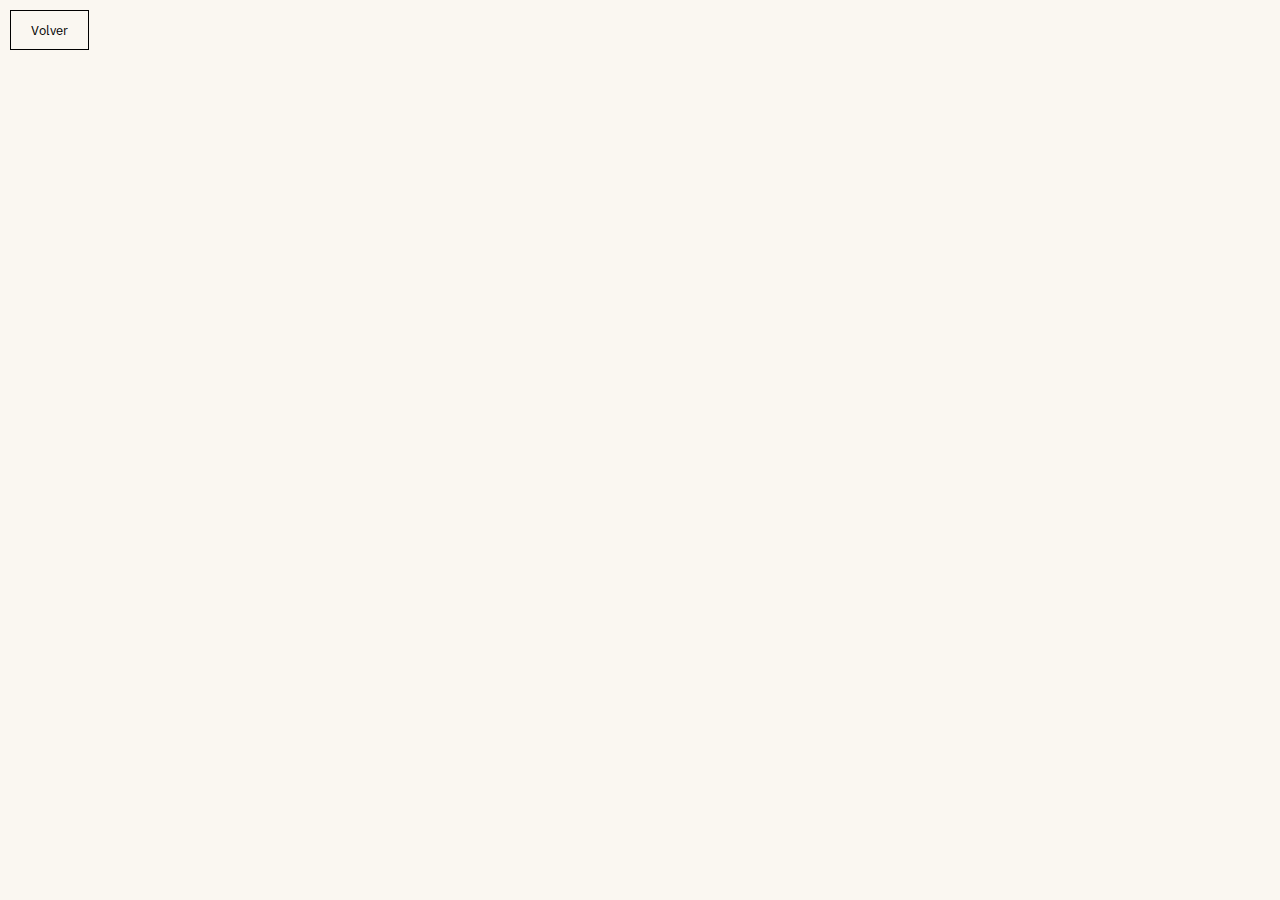
<file: pdf.html>
<!DOCTYPE html>
<html lang="en">
<head>
    <meta charset="UTF-8">
    <meta http-equiv="X-UA-Compatible" content="IE=edge">
    <meta name="viewport" content="width=device-width, initial-scale=1.0">
    <link rel="stylesheet" href="./css/pdf.css">
    <link rel="preconnect" href="https://fonts.googleapis.com">
    <link rel="preconnect" href="https://fonts.gstatic.com" crossorigin>
    <link href="https://fonts.googleapis.com/css2?family=IBM+Plex+Sans:wght@300;400;500&family=Oswald:wght@500;600;700&display=swap" rel="stylesheet">    
    <link rel="preconnect" href="https://fonts.googleapis.com">
    <link rel="preconnect" href="https://fonts.gstatic.com" crossorigin>
    <link href="https://fonts.googleapis.com/css2?family=Dosis:wght@300;500;600;700&display=swap" rel="stylesheet">
    <title>Najury | Documentos</title>
</head>
<body>
    <div class="container-pdf">
        <a class="back" href="./index.html">
            <button>Volver</button>
        </a>
        <object class="embed-desktop" data="./contrato najury.pdf" type="" width="90%" height="90%">
            <embed src="" type="">                            
        </object>        
                
        <div class="embed-mobile">                               
            <div class="section-buttons">
                <a id="pdf-mobile" class="buttonPDF" href="https://drive.google.com/file/d/1qcIiPv9eS5tJO7fX7RlCUyBYUIkSspGc/view?usp=share_link">Visualizar PDF</a>
                <a href="./index.html" class="back-mobile">Volver</a>
            </div>
        </div>
    </div>
    <script src="./pdf.js"></script>
</body>
</html>
</file>
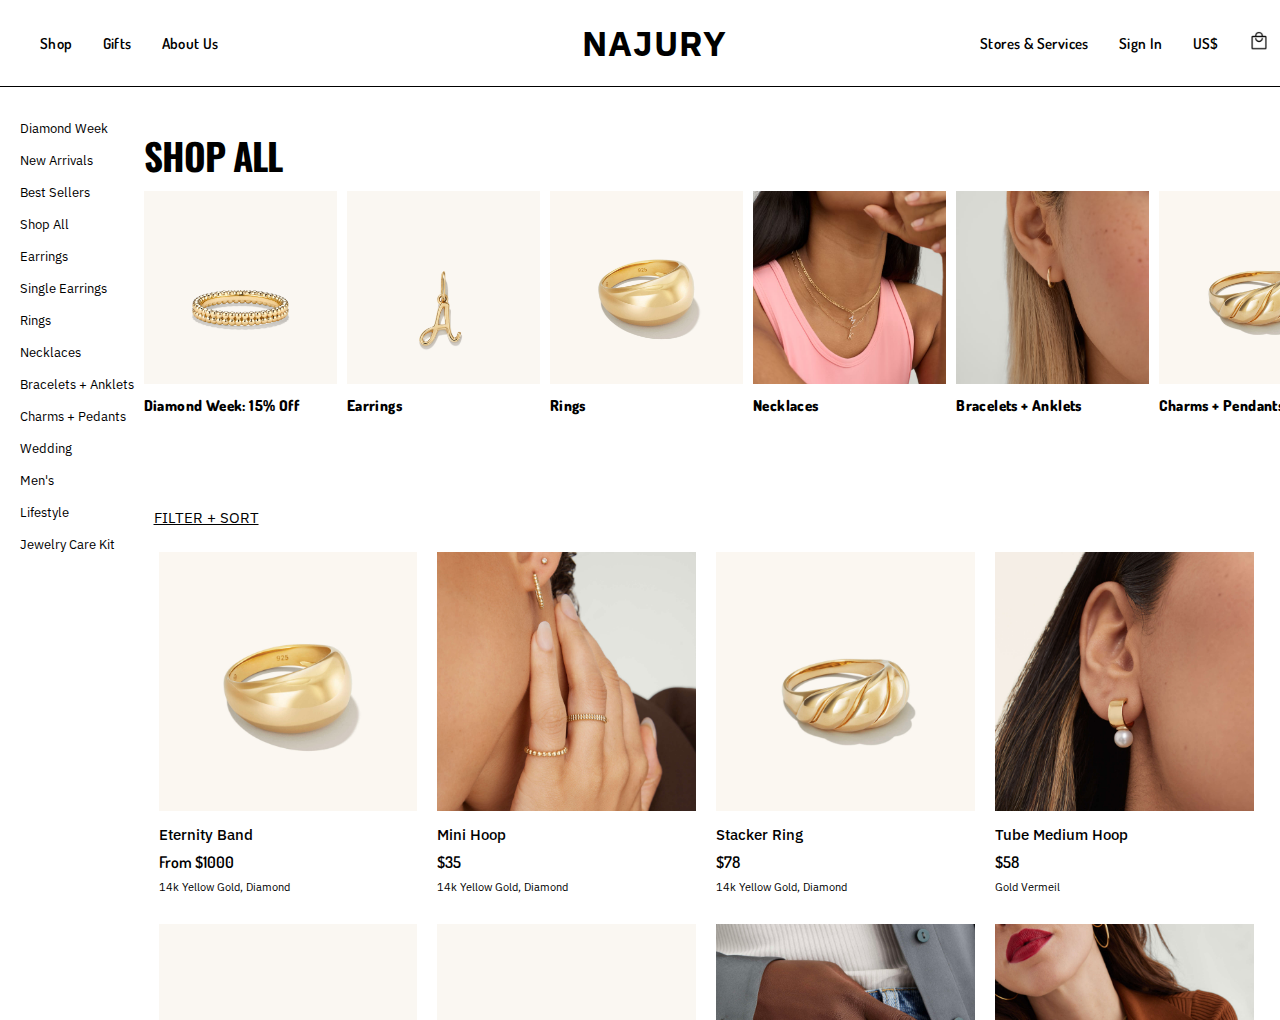
<file: shop.html>
<!DOCTYPE html>
<html lang="en">
<head>
    <meta charset="UTF-8">
    <meta http-equiv="X-UA-Compatible" content="IE=edge">
    <meta name="viewport" content="width=device-width, initial-scale=1.0">
    <link rel="stylesheet" href="./css/shop.css">
    <link rel="preconnect" href="https://fonts.googleapis.com">
    <link rel="preconnect" href="https://fonts.gstatic.com" crossorigin>
    <link href="https://fonts.googleapis.com/css2?family=IBM+Plex+Sans:wght@300;400;500&family=Oswald:wght@500;600;700&display=swap" rel="stylesheet">    
    <link rel="preconnect" href="https://fonts.googleapis.com">
    <link rel="preconnect" href="https://fonts.gstatic.com" crossorigin>
    <link href="https://fonts.googleapis.com/css2?family=Dosis:wght@300;500;600;700&display=swap" rel="stylesheet">
    <title>Shop | Najury</title>
</head>
<body>    
    <!--Header-->    
    <header>
        <div class="section-nav">
            <nav>
                <section class="nav-left">
                    <ul>
                        <a href="./shop.html">
                            <li class="list-nav">Shop</li>
                        </a>
                        <a href="">
                            <li class="list-nav gift">Gifts</li>
                        </a>                        
                        <a href="">
                            <li class="list-nav about-us">About Us</li>
                        </a>                        
                    </ul>
                </section>
                <section class="icon">
                    <a href="./index.html"><h1>Najury</h1>
                    </a>
                </section>
                <section class="right">
                    <ul>
                        <a href="./locations.html">
                            <li class="list-nav-right stores">Stores & Services</li>
                        </a>                        
                        <a href="">
                            <li class="list-nav-right sign">Sign In</li>
                        </a>                        
                        <a href="">
                            <li class="list-nav-right us">US$</li>
                        </a>                        
                        <li class="list-nav-right">
                            <img src="./icons/shop.png" alt="">
                        </li>
                    </ul>
                </section>
            </nav>
        </div>        
    </header> 

    <!--Content/body-->    
    <main>
        <section class="container-shop">
            <section class="container-left-list">
                <ul>
                    <li class="list-section-shop">Diamond Week</li>
                    <li class="list-section-shop">New Arrivals</li>
                    <li class="list-section-shop">Best Sellers</li>
                    <li class="list-section-shop">Shop All</li>
                    <li class="list-section-shop">Earrings</li>
                    <li class="list-section-shop">Single Earrings</li>
                    <li class="list-section-shop">Rings</li>
                    <li class="list-section-shop">Necklaces</li>
                    <li class="list-section-shop">Bracelets + Anklets</li>
                    <li class="list-section-shop">Charms + Pedants</li>
                    <li class="list-section-shop">Wedding</li>
                    <li class="list-section-shop">Men's</li>
                    <li class="list-section-shop">Lifestyle</li>
                    <li class="list-section-shop">Jewelry Care Kit</li>
                </ul>
            </section>
            <!--Section carrousel 1-->
            <section class="container-shop-all">
                <h1 class="text-shop">Shop all</h1>
                <section class="carrousel-shop">
                    <div class="carrousel">
                        <div class="card-shop">
                            <a href="./articles.html">
                                <div class="container-image-shop">
                                    <img src="./images/product-4.jpg" alt="">
                                </div>
                                <div class="container-text-shop">
                                    <p>Diamond Week: 15% Off</p>
                                </div>
                            </a>
                        </div>
                        <div class="card-shop">
                            <a href="./articles.html">
                                <div class="container-image-shop">
                                    <img src="./images/product-5.jpg" alt="">
                                </div>
                                <div class="container-text-shop">
                                    <p>Earrings</p>
                                </div>
                            </a>
                        </div>
                        <div class="card-shop">
                            <a href="./articles.html">
                                <div class="container-image-shop">
                                    <img src="./images/product-8.jpg" alt="">
                                </div>
                                <div class="container-text-shop">
                                    <p>Rings</p>
                                </div>
                            </a>
                        </div>
                        <div class="card-shop">
                            <a href="./articles.html">
                                <div class="container-image-shop">
                                    <img src="./images/product-11.jpg" alt="">
                                </div>
                                <div class="container-text-shop">
                                    <p>Necklaces</p>
                                </div>
                            </a>
                        </div>
                        <div class="card-shop">
                            <a href="./articles.html">
                                <div class="container-image-shop">
                                    <img src="./images/product-12.jpg" alt="">
                                </div>
                                <div class="container-text-shop">
                                    <p>Bracelets + Anklets</p>
                                </div>
                            </a>
                        </div>
                        <div class="card-shop">
                            <a href="./articles.html">
                                <div class="container-image-shop">
                                    <img src="./images/product-2.jpg" alt="">
                                </div>
                                <div class="container-text-shop">
                                    <p>Charms + Pendants</p>
                                </div>
                            </a>
                        </div>
                        <div class="card-shop">
                            <a href="./articles.html">
                                <div class="container-image-shop">
                                    <img src="./images/product-7.jpg" alt="">
                                </div>
                                <div class="container-text-shop">
                                    <p>Wedding</p>
                                </div>
                            </a>
                        </div>
                        <div class="card-shop">
                            <a href="./articles.html">
                                <div class="container-image-shop">
                                    <img src="./images/product-6.jpg" alt="">
                                </div>
                                <div class="container-text-shop">
                                    <p>Diamond Week: 15% Off</p>
                                </div>
                            </a>
                        </div>
                    </div>
                </section>
                <!--Section GRID-->
                <section class="section-categories">                    
                    <p class="text-filter">Filter + sort</p>                    
                    <section class="grid-categories">
                        <div class="grid-product">
                            <a href="./articles.html">
                                <div class="container-grid-image">
                                    <img src="./images/product-8.jpg" alt="">
                                </div>
                                <div class="container-text-grid">
                                    <p class="name-product">Eternity Band</p>
                                    <p class="price-product">From $1000</p>
                                    <p class="description-product">14k Yellow Gold, Diamond</p>
                                </div>
                            </a>
                        </div>
                        <div class="grid-product">
                            <a href="./articles.html">
                                <div class="container-grid-image">
                                    <img src="./images/product-3.jpg" alt="">
                                </div>
                                <div class="container-text-grid">
                                    <p class="name-product">Mini Hoop</p>
                                    <p class="price-product">$35</p>
                                    <p class="description-product">14k Yellow Gold, Diamond</p>
                                </div>
                            </a>
                        </div>
                        <div class="grid-product">
                            <a href="./articles.html">
                                <div class="container-grid-image">
                                    <img src="./images/product-2.jpg" alt="">
                                </div>
                                <div class="container-text-grid">
                                    <p class="name-product">Stacker Ring</p>
                                    <p class="price-product">$78</p>
                                    <p class="description-product">14k Yellow Gold, Diamond</p>
                                </div>
                            </a>
                        </div>
                        <div class="grid-product">
                            <a href="./articles.html">
                                <div class="container-grid-image">
                                    <img src="./images/product-9.jpg" alt="">
                                </div>
                                <div class="container-text-grid">
                                    <p class="name-product">Tube Medium Hoop</p>
                                    <p class="price-product">$58</p>
                                    <p class="description-product">Gold Vermeil</p>
                                </div>
                            </a>
                        </div>
                        <div class="grid-product">
                            <a href="./articles.html">
                                <div class="container-grid-image">
                                    <img src="./images/product-4.jpg" alt="">
                                </div>
                                <div class="container-text-grid">
                                    <p class="name-product">Midi Diamond Studs</p>
                                    <p class="price-product">$550</p>
                                    <p class="description-product">14k Yellow Gold, Diamond</p>
                                </div>
                            </a>
                        </div>
                        <div class="grid-product">
                            <a href="./articles.html">
                                <div class="container-grid-image">
                                    <img src="./images/product-5.jpg" alt="">
                                </div>
                                <div class="container-text-grid">
                                    <p class="name-product">Diamond Letter Charm</p>
                                    <p class="price-product">$225</p>
                                    <p class="description-product">14k Yellow Gold</p>
                                </div>
                            </a>
                        </div>
                        <div class="grid-product">
                            <a href="./articles.html">
                                <div class="container-grid-image">
                                    <img src="./images/product-7.jpg" alt="">
                                </div>
                                <div class="container-text-grid">
                                    <p class="name-product">Bold Huggie Hoops</p>
                                    <p class="price-product">$178</p>
                                    <p class="description-product">14k Yellow Gold, Diamond</p>
                                </div>
                            </a>
                        </div>
                        <div class="grid-product">
                            <a href="./articles.html">
                                <div class="container-grid-image">
                                    <img src="./images/product-1.jpg" alt="">
                                </div>
                                <div class="container-text-grid">
                                    <p class="name-product">Pavé Diamond X Ring</p>
                                    <p class="price-product">$450</p>
                                    <p class="description-product">14k Yellow Gold, Diamond</p>
                                </div>
                            </a>
                        </div>                        
                    </section>
                </section>
                <!--Section INFO-->
                <section class="section-info">
                    <section class="info">
                        <div class="content-text-info">
                            <p class="info-title">Diamond Week</p>
                            <h1 class="title-off">15% off all diamonds</h1>
                            <p class="description-off">February 1 to 7, in-store and online. No minimum spend. No code required.</p>
                            <button class="shop-button">Shop now</button>
                        </div>
                        <div class="info-image">
                            <img src="./images/info.jpg" alt="">
                        </div>
                    </section>
                </section>
                <!--Section GRID 2-->                
                <section class="section-categories">                            
                    <section class="grid-categories">
                        <div class="grid-product">
                            <a href="./articles.html">
                                <div class="container-grid-image">
                                    <img src="./images/product-3.jpg" alt="">
                                </div>
                                <div class="container-text-grid">
                                    <p class="name-product">Large Pavé Diamond Round Necklace</p>
                                    <p class="price-product">$400</p>
                                    <p class="description-product">14k Yellow Gold, Diamond</p>
                                </div>
                            </a>
                        </div>
                        <div class="grid-product">
                            <a href="./articles.html">
                                <div class="container-grid-image">
                                    <img src="./images/product-4.jpg" alt="">
                                </div>
                                <div class="container-text-grid">
                                    <p class="name-product">Pavé Diamond Round Studs</p>
                                    <p class="price-product">$350</p>
                                    <p class="description-product">14k Yellow Gold, Diamond</p>
                                </div>
                            </a>
                        </div>
                        <div class="grid-product">
                            <a href="./articles.html">
                                <div class="container-grid-image">
                                    <img src="./images/product-5.jpg" alt="">
                                </div>
                                <div class="container-text-grid">
                                    <p class="name-product">Midi Diamond Necklace</p>
                                    <p class="price-product">$650</p>
                                    <p class="description-product">14k Yellow Gold, Diamond</p>
                                </div>
                            </a>
                        </div>
                        <div class="grid-product">
                            <a href="./articles.html">
                                <div class="container-grid-image">
                                    <img src="./images/product-6.jpg" alt="">
                                </div>
                                <div class="container-text-grid">
                                    <p class="name-product">Pavé Diamond Bar Bracelet</p>
                                    <p class="price-product">$550</p>
                                    <p class="description-product">14k White Gold, Diamond</p>
                                </div>
                            </a>
                        </div>
                        <div class="grid-product">
                            <a href="./articles.html">
                                <div class="container-grid-image">
                                    <img src="./images/product-7.jpg" alt="">
                                </div>
                                <div class="container-text-grid">
                                    <p class="name-product">Pavé Diamond Moon Charm</p>
                                    <p class="price-product">$250</p>
                                    <p class="description-product">14k Yellow Gold, Diamond</p>
                                </div>
                            </a>
                        </div>
                        <div class="grid-product">
                            <a href="./articles.html">
                                <div class="container-grid-image">
                                    <img src="./images/product-8.jpg" alt="">
                                </div>
                                <div class="container-text-grid">
                                    <p class="name-product">Pavé Diamond Bold Bar Necklace</p>
                                    <p class="price-product">$650</p>
                                    <p class="description-product">14k Yellow Gold, Diamond</p>
                                </div>
                            </a>
                        </div>
                        <div class="grid-product">
                            <a href="./articles.html">
                                <div class="container-grid-image">
                                    <img src="./images/product-9.jpg" alt="">
                                </div>
                                <div class="container-text-grid">
                                    <p class="name-product">Paperclip Chain Charm Necklace</p>
                                    <p class="price-product">From $700</p>
                                    <p class="description-product">14k Yellow Gold</p>
                                </div>
                            </a>
                        </div>
                        <div class="grid-product">
                            <a href="./articles.html">
                                <div class="container-grid-image">
                                    <img src="./images/product-10.jpg" alt="">
                                </div>
                                <div class="container-text-grid">
                                    <p class="name-product">Croissant Döme Earrings</p>
                                    <p class="price-product">$78</p>
                                    <p class="description-product">Gold Vermeil</p>
                                </div>
                            </a>
                        </div>                        
                    </section>
                </section>
            </section>    
            <!--Ads-->
            <section class="section-info-banner">
                <section class="ads">
                    <div class="card-info">
                        <img src="./icons/bus-regular-24.png" alt="">
                        <p>Free Shiping on <br> Orders Over $75</p>
                    </div>
                    <div class="card-info">                    
                        <img src="./icons/arrow-back-regular-24.png" alt="">
                        <p>Free 30-Day Returns</p>
                    </div>
                    <div class="card-info">                
                        <img src="./icons/check.png" width="24" alt="">
                        <p>2-Year Warranty</p>
                    </div>
                    <div class="card-info">
                        <img src="./icons/book.png" width="15" alt="">
                        <p>Shop Now, Pay Later <br> with Klarna</p>
                    </div>
                </section>
            </section> 
            <!--Information mobile-->
            <section class="section-information">
                <p>With so many new trends being created every day, it can be difficult to know where to start. Shopping for popular jewelry can definitely get overwhelming, but Najury is here to help. This curated collection includes all</p>
            </section>                   
        </section>                
    </main>            
</body>
</html>
</file>
<file: css/home.css>
*{
    font-family: 'IBM Plex Sans', sans-serif;   
    padding: 0px;
    margin: 0px;
    list-style: none;
    text-decoration: none;
}
a{
    color: #000;
}
:root{
    --black-color: #000;
    --white-rare: #faf7f1;
    --title-text: 40px;
    --small-text: 15px;
    --header-text: 85px;
}
/* Header */
.section-nav{
    border-bottom: 1px solid #000;
    background-color: #fff;
    position: fixed;
    top: 0;
    z-index: 10000;
    max-width: 100%;
    width: 100%; 
}   
nav{
    background-color: #fff;    
    display: grid;
    padding: 20px 40px;
    grid-template-columns: 1fr 1fr 1fr;
    align-items: center;
}
.nav-left ul{
    display: flex;
    align-items: center;    
    gap: 30px;
}
.list-nav{
    font-size: 15px;
    color: #000;
    letter-spacing: 0.4px;
    font-weight: 600;
    font-family: 'Dosis', sans-serif;
}
.list-nav:hover{
    color: #a9a9a9;
    transition: all 0.3s;
}
.icon h1{
    font-size: 35px;
    text-align: center;
    text-transform: uppercase;
    letter-spacing: 1px;
}
.right ul{
    display: flex;
    align-items: center;
    justify-content: flex-end;
    gap: 30px;
}
.list-nav-right{
    font-size: 15px;
    color: #000;
    letter-spacing: 0.4px;
    font-weight: 600;
    font-family: 'Dosis', sans-serif;
}
.list-nav-right img{
    width: 20px;
}

/* Content */
main{
    position: relative;    
}
.content-principal{
    background-image: url('/images/model-horizontal.jpg');
    height: 100vh;
    background-position: center;
    background-repeat: no-repeat;
    background-size: cover;
    display: flex;
    justify-content: center;
    align-items: center;
}
.content-text{
    display: flex;
    flex-direction: column;
    align-items: center;
}
.content-text p{
    color: #fff;
    font-weight: 500;
    font-family: 'Oswald', sans-serif;
    font-size: 30px;
    margin: 0;
    text-transform: uppercase;
}
.text-principal{
    margin: 0;
    font-family: 'Oswald', sans-serif;
    font-size: var(--header-text);
    color: #fff;
    text-transform: uppercase;
}
.shop-now{
    color: #000;
    border: none;
    padding: 15px 20px;
    font-size: 14px;
    font-weight: 600;
    letter-spacing: 0.8px;
    text-align: center;    
    text-transform: uppercase;    
    margin: 20px 0px;
    background-color: #fff;
}

/* Section categories */
.section-categories{
    margin: 5rem auto;
    max-width: 90%;    
    width: 100%;
    display: flex;
    justify-content: space-evenly;
}
.list-left{
    display: flex;
    justify-content: center;
    align-items: center;
}
.list-left img{
    width: 60%;
    object-fit: cover;
    
}
.list-center{
    display: flex;
    flex-direction: column;
    justify-content: space-between;
    gap: 10px;
    align-items: center;
}
.list-center p {
    font-size: var(--small-text);
}
.button-category{        
    color: #000;
    border: none;
    background: none;
    font-family: 'Oswald', sans-serif;
    font-size: 45px;
    text-transform: uppercase;
    letter-spacing: -1px;
    font-weight: 700;
    display: inline-block;
    position: relative;
    cursor: pointer;
}
.button-category:after{
    content: '';
    position: absolute;
    width: 100%;
    transform: scaleX(0);
    height: 2px;
    bottom: 0;
    left: 0;
    background-color: #000000;
    transform-origin: bottom right;
    transition: transform 0.25s ease-out;
}
.button-category:hover:after{
    transform: scaleX(1);
    transform-origin: bottom left;
}
.list-right{
    display: flex;
    justify-content: center;
    align-items: flex-end;
}
.list-right img {
    width: 60%;
    object-fit: cover;
}

/* Section grid */
.section-grid{
    max-width: 91.5%;
    width: 100%;
    margin: auto;
}
.text-gift{
    font-size: var(--title-text);
    font-weight: 700;
    font-family: 'Oswald', sans-serif;
    text-transform: uppercase;
    letter-spacing: -1;
    margin: 8px 0px;
}
.description-gift{
    font-size: var(--small-text);   
    margin: 0px 0px 40px 0px;
}
.grids{    
    display: grid;
    grid-template-columns: repeat(4, 1fr);
    grid-template-rows: repeat(2, 1fr);
    gap: 8px;
}
.card{
    width: 100%;
    /* border: 1px solid orange; */
}
.container-image-grid{
    height: 100%;
    position: relative;
}
.image-grid{
    width: 100%;    
    height: 100%;
    object-fit: cover;
}
.content-button{
    position: absolute;
    bottom: 10px;
    left: 8px;
}
.content-button button{
    color: #000;
    padding: 8px;
    font-size: 14px;    
    background-color: #fff;
    border: none;
}
.card-grid{
    grid-area: 2 / 1 / 3 / 3;
}
.content-button-grid{
    color: #000;
    position: absolute;
    bottom: 10px;
    left: 10px;
}
.content-button-grid button{
    padding: 8px;
    font-size: 14px;    
    background-color: #fff;
    border: none;
}

/* Section carrousel */
.section-carrousel{
    padding: 0px 0px 0px 80px;
    margin: 50px 0px;
}
.shop-all{
    color: #000;
    padding: 10px 25px;    
    text-transform: uppercase;
    letter-spacing: 1px;
    border: 1px solid #000;
    background: none;
    margin: 10px 0px 40px 0px;
    cursor: pointer;
}
.shop-all:hover{
    background-color: #e1e1e1;
    transition: all 0.5s;
}
.carrousel{
    padding: 0px 0px 30px 0px;
    max-width: 100%;    
    display: flex;
    flex-wrap: nowrap;
    overflow-x: scroll;
    gap: 10px;
    align-items: center;
}
.card-carrousel{
    width: 15%;
    flex: 0 0 auto;
}
.container-image-carrousel{
    width: 100%;
}
.container-image-carrousel img{
    width: 100%;
}
.product-text{
    font-size: var(--small-text);
    letter-spacing: 0.7px;
    font-family: 'Dosis', sans-serif;
    font-weight: 800;
    margin: 8px 0px 5px 0px;
}
.description-product{    
    font-family: 'Dosis', sans-serif;
    font-size: 14px;
    margin: 8px 0px 8px 0px;
    font-weight: 600;
}
.price{
    font-size: 14px;
    font-weight: 300;
}

/* Section ads */ 
.section-info{
    background-color: #000;    
    padding: 30px;
    display: flex;
    justify-content: center;
    align-items: center;
    color: #fff;
}
.ads{
    width: 45%;
    gap: 30px;
    display: flex;
    align-items: center;
    justify-content: space-evenly;
}
.card-info{    
    display: flex;
    flex-direction: column;
    gap: 10px;
    align-items: center;
}
.card-info p {
    font-size: 15px;    
    font-weight: 300;
    line-height: 20px;
    text-align: center;
}
.text-gift-center{
    text-align: center;
    font-size: var(--title-text);
    font-weight: 700;
    font-family: 'Oswald', sans-serif;
    text-transform: uppercase;
    letter-spacing: -1;
    margin: 8px 0px;
}
.description-carrousel-center{
    text-align: center;
    margin: 8px 0px 40px 0px;
    font-size: 13px;
    line-height: 20px;
    color: #000;
}

/* Section info */
.description-cards{ 
    display: grid;
    grid-template-columns: 1fr 1fr;
}
.card-image img{
    height: 100%;
    object-fit: cover;
    width: 100%;
}
.text-gift-description{
    font-size: 14px;
    margin: 0px 0px 20px 0px;
}
.card-one{
    display: flex;
    flex-direction: column;
    justify-content: center;
    align-items: flex-start;
    padding: 80px;
    background-color: var(--white-rare);    
}
.card-dark{
    background-color: #000;    
    display: flex;
    flex-direction: column;
    justify-content: center;
    align-items: flex-start;
    padding: 80px;
}
.text-gift-white{
    font-size: var(--title-text);
    font-weight: 700;
    font-family: 'Oswald', sans-serif;
    text-transform: uppercase;
    letter-spacing: -1px;
    margin: 8px 0px;
    color: #fff;   
}
.shop-all-dark{
    padding: 10px 25px;    
    text-transform: uppercase;
    letter-spacing: 1.3px;
    border: 1px solid #fff;    
    background: none;
    color: #fff;
    margin: 10px 0px 40px 0px;
    cursor: pointer;   
    font-weight: 100;
}
.shop-all-dark:hover{
    background-color: #5e5e5e;
    transition: all 0.2s;
}
.descriptions-cards-dark{
    display: grid;
    grid-template-columns: 1fr 1fr;    
}
.card-image-dark{
    background-image: url('/images/card-two.jpg');
    background-repeat: no-repeat;
    background-position: center;
    background-size: cover;
    height: 68vh;
}
/* Footer */
footer{
    border-top: 1px solid black;
    width: 100%;    
}
.section-footer{
    padding: 20px 0px;
    width: 95%;
    margin: auto;
    display: flex;
    align-items: flex-start;
    justify-content: space-between;
}
.section-footer-left{
    display: flex;    
    gap: 75px;
}
.footer-list:first-child{
    font-weight: 500;
    font-size: 13px;
    transform: none;
    transition: none;
}
.footer-list:first-child:hover:after{
    transform: none;
    transform-origin: none;
}
.footer-list:after{
    content: '';
    position: absolute;
    width: 100%;
    transform: scaleX(0);
    height: 1px;
    bottom: 0;
    left: 0;
    background-color: #000000;
    transform-origin: bottom left;
    transition: transform 0.1s ease-out;
}
.footer-list:hover:after{
    transform: scaleX(1);
    transform-origin: bottom left;
}
.list-footer-section ul{
    display: flex;
    flex-direction: column;
    justify-content: flex-start;
    gap: 20px;
}
.footer-list{
    padding: 1px 0px;
    width: max-content;
    cursor: pointer;
    font-size: 12px;
    display: inline-block;
    font-weight: 400;
    position: relative;
}
.text-input{
    font-size: 12px;
    margin: 10px 0px;
}
.section-input input{
    border: 1px solid black;
    border-radius: 0px;
    padding: 14px;
    margin: 10px 0px 0px 0px;
    color: #ededed;
    letter-spacing: 0.3px;
    font-weight: 400;
    width: 100%;
}
.list-footer-section ul button{
    color: #000;
    border: 1px solid black;
    padding: 10px 50px;    
    background: none;
    font-size: 15px;
    letter-spacing: 1px;
    text-transform: uppercase;
}
.list-footer-section ul button:hover{
    background-color: #000;
    color: #fff;
    transition: all 0.2s;
    cursor: pointer;
}
/* Mobile */
@media(max-width:500px){
    a{
        color: #000;
    }
    nav{
        padding: 15px !important;
        display: flex;
        justify-content: space-around;
        width: 100%;
    }
    .icon h1{
        font-size: 20px;
        font-weight: 500;
        letter-spacing: 2px;
    }
    .section-nav{
        display: flex;
        position: relative;
        width: 100%;
    }
    .gift{
        display: none;
    }
    .stores{
        display: none;
    }
    .about-us{
        display: none;
    }        
    .sign{
        display: none;
    }
    .us{
        display: none;
    }    
    /* Content*/
    .content-principal{
        background-size: cover;
        height: 65vh;
        align-items: flex-end;
        background-image: url('https://res.cloudinary.com/mejuri-com/image/upload/c_scale,f_auto,q_60,w_640/v1675803385/campaigns/2023/Q1_Hoop%20Charms%20%2B%20Easy%20Hoops/01%20Homepage%20Hero/Rework/HP_Hero_Primary-MB_2x');
    }
    .section-categories{
        max-width: 100% !important;
    }
    .list-left{
        justify-content: flex-start;
    }
    .list-left img{
        width: 90%;
    }
    .list-right{
        justify-content: flex-end;
    }
    .list-right img{
        width: 100%;
    }
    .text-principal{
        font-size: 50px;
        text-align: center;
    }
    .list-center p{
        font-size: 12px;
    }
    .button-category{
        color: #000 !important;
        font-size: 28px;
        letter-spacing: 0.5px;
    }
    .text-gift{
        font-size: 28px;
    }
    .text-gift-center{
        font-size: 25px;
    }
    .description-carrousel-center{
        margin: 8px 0px 25px 0px;
        font-size: 14px;
    }
    .description-gift{
        font-size: 13px;
        line-height: 20px;
    }
    .section-grid{
        max-width: 95%;
    }
    .grids{
        grid-template-columns: repeat(2, 1fr);
    }
    .content-button button{
        color: #000 !important;
        padding: 8px;
        font-size: 14px;    
        background-color: #fff;
        border: none;
    }
    .content-button-grid button{
        color: #000 !important;
    }
    .section-carrousel{
        padding: 0px 0px 0px 10px;        
    }
    .shop-all{
        color: #000 !important;
    }
    .carrousel{
        align-items: flex-start;     
    }
    .card-carrousel{
        width: 50%;           
    }
    .product-text{
        font-size: 13px;
        font-weight: 600;
        letter-spacing: 0.8px;
    }
    .description-product{
        font-weight: 400;
        font-size: 12px;
    }
    .ads{
        display: grid;
        width: 100%;
        grid-template-columns: 1fr 1fr;
    }
    .description-cards{
        grid-template-columns: 1fr;
    }
    .card-one{
        padding: 20px;
        display: block;
    }
    .descriptions-cards-dark{
        display: flex;
        flex-direction: column-reverse;
    }
    .card-image-dark{
        height: 35vh;
    }
    .card-dark{
        padding: 30px 20px;
    }
    .text-gift-white{
        width: 70%;
        font-size: 28px;
        letter-spacing: 0.5px;
    }    
    .section-footer{
        display: flex;
        flex-direction: column;
        gap: 35px;
    }
    .section-footer-left{
        display: grid;
        grid-template-columns: 1fr 1fr;
        row-gap: 40px;
    }
    .footer-list:first-child{
        font-size: 15px;
    }
    .footer-list{
        font-size: 12px;
    }
    .list-footer-section ul button{
        color: #000 !important;
    }
    .text-input{
        font-size: 14px;
    }
    .section-input input{
        color: #000;
        width: 95%;
    }
    .investor-button{
        color: #000 !important;
        padding: 10px !important;
        width: 100% !important;
    }
}
</file>
<file: css/articles.css>
*{
    font-family: 'IBM Plex Sans', sans-serif;   
    padding: 0px;
    margin: 0px;
    list-style: none;
    text-decoration: none;
}
a{
    color: #000;
}
:root{
    --info-card: rgb(250, 250, 250);
    --banner-background: #dbe4e5;
    --black-color: #000;
    --white-rare: #faf7f1;
    --title-text: 37px;
    --small-text: 15px;
    --header-text: 85px;
}
/* Header */
.section-nav{    
    background-color: #fff;
    max-width: 100%;
    width: 100%; 
}   
nav{
    background-color: #fff;    
    display: grid;
    border-bottom: 1px solid #000;
    width: 96%;
    position: fixed;
    top: 0;
    padding: 20px 40px;
    grid-template-columns: 1fr 1fr 1fr;
    align-items: center;
}
.nav-left ul{
    display: flex;
    align-items: center;    
    gap: 30px;
}
.list-nav{
    font-size: 15px;
    color: #000;
    letter-spacing: 0.4px;
    font-weight: 600;
    font-family: 'Dosis', sans-serif;
}
.list-nav:hover{
    color: #a9a9a9;
    transition: all 0.3s;
}
.icon h1{
    font-size: 35px;
    text-align: center;
    text-transform: uppercase;
    letter-spacing: 1px;
}
.right ul{
    display: flex;
    align-items: center;
    justify-content: flex-end;
    gap: 30px;
}
.list-nav-right{
    font-size: 15px;
    color: #000;
    letter-spacing: 0.4px;
    font-weight: 600;
    font-family: 'Dosis', sans-serif;
}
.list-nav-right img{
    width: 20px;
}

/* Content-body */
.container-article{
    margin: 100px auto;
    max-width: 95%;
    width: 100%;
}
.section-left-images{
    height: 100vh;
    overflow: scroll;
}
.article{
    display: grid;
    grid-template-columns: 1.6fr 1fr;
}
.grid-images{
    height: 100%;
    display: grid;
    grid-template-columns: 1fr 1fr;
    grid-template-rows: 1fr 1fr 1fr;
    gap: 8px;
}
.image-product img{
    width: 100%;
    height: 100%;
}
.section-right-description{
    padding: 50px 50px 0px 50px;   
}
.container-text-description{    
    display: flex;
    flex-direction: column;
    align-items: center;
    gap: 10px;
}
.text-off{
    background-color: var(--banner-background);
    font-weight: 800;
    letter-spacing: -0.5px;
    padding: 5px;
    font-size: 17px;
    font-family: 'Oswald', sans-serif;
    text-transform: uppercase;
}
.text-product{
    font-size: 18px;
    letter-spacing: 0.8px;
    font-weight: 400;
}
.calification{
    font-size: 14px;
}
.categorie{
    font-size: 11px;
}
.container-add-bag{    
    margin: 30px 0px;
    justify-content: center;
    display: flex;    
    gap: 2px;
}
.add-bag{
    cursor: pointer;
    border: none;
    background-color: #000;
    color: #fff;
    padding: 13px 100px;
    font-size: 14px;
    text-transform: uppercase;
    font-weight: 300;
    letter-spacing: 0.7px;
}
.button-car{
    cursor: pointer;
    background-color: #000;
    border: none;
    padding: 5px 20px;
    display: flex;
    justify-content: center;
    align-items: center;
}
.description-shop ul{
    display: flex;
    flex-direction: column;
    gap: 10px;
}
.description-shop ul li{
    display: flex;
    align-items: center;
    gap: 10px;
}
.description-shop ul li p{
    font-size: 13px;
    text-decoration: underline;
}
.container-details{
    margin-top: 30px;
}
.card-pricing{
    margin: 0px 0px 20px 0px;
    padding: 15px;
    background-color: var(--info-card);
}
.section-text-more{
    display: flex;
    justify-content: space-between;
}
.section-text-more p{
    font-size: 13px;
}
.section-text-more p:first-child{
    font-weight: 500;
    text-transform: uppercase;
    font-size: 13px;    
}
.section-price{
    display: flex;
    gap: 20px;
    margin: 20px 0px;
}
.section-price p{
    font-weight: 100;
    display: flex;
    align-items: center;
    gap: 10px;
    font-size: 14px;
}
.section-price span{
    text-transform: uppercase;
    font-weight: 500;
    padding: 0px 20px 0px 0px;
    font-size: 11px;
}
.section-price p:first-child{
    border-right: 1px solid #a9a9a9;
}
.details{
    margin: 20px 0px 20px 0px;
}
.details p{
    font-size: 14px;
}
.details ul{
    margin: 10px 0px;
    display: flex;
    flex-direction: column;
    gap: 10px;
}
.details ul li{
    list-style: inside;
    font-size: 13px;
    font-weight: 400;
}
.materials{
    margin: 20px 0px 20px 0px;
}
.materials p{
    display: flex;
    align-items: center;
    font-weight: 500;
    font-size: 14px;
    gap: 5px;
}
.materials p:last-child{
    font-weight: 400;
    margin: 10px 0px;
    font-size: 13px;
}
.grid-categorie{
    margin: 20px 0px 0px 0px;
}
.text-look{
    text-transform: uppercase;
    font-size: 13px;
    font-weight: 500;
    margin: 0px 0px 20px 0px;
}
.container-image-categorie img{
    width: 100%;
}
.container-text-categorie{
    margin: 5px 0px 0px 0px;
}
.container-text-categorie p {
    font-size: 12px;
}
.carrousel-shop{
    max-width: 100%;    
    display: flex;
    flex-wrap: nowrap;
    overflow-x: scroll;
    gap: 10px;
    align-items: center;
}
.carrousel{
    display: flex;
    gap: 10px;
    margin: 0px 0px 30px 0px;
}
.card-shop{
    width: 17%;    
    flex: 0 0 auto;
}
.container-image-shop{
    width: 100%;
}
.container-image-shop img{
    width: 100%;
    object-fit: cover;
    height: 100%;
}
.text-shop{
    font-family: 'Oswald', sans-serif;
    font-size: 38px;
    margin: 30px 0px;
    text-transform: uppercase;
    font-weight: bold;
}
.container-text-shop p{
    font-size: var(--small-text);
    letter-spacing: 0.4px;
    font-family: 'Dosis', sans-serif;
    font-weight: 800;
    margin: 8px 0px 5px 0px;
}
/* Footer */
footer{
    border-top: 1px solid black;
    width: 100%;    
}
.section-footer{
    padding: 20px 0px;
    width: 95%;
    margin: auto;
    display: flex;
    align-items: flex-start;
    justify-content: space-between;
}
.section-footer-left{
    display: flex;    
    gap: 75px;
}
.footer-list:first-child{
    font-weight: 500;
    font-size: 13px;
    transform: none;
    transition: none;
}
.footer-list:first-child:hover:after{
    transform: none;
    transform-origin: none;
}
.footer-list:after{
    content: '';
    position: absolute;
    width: 100%;
    transform: scaleX(0);
    height: 1px;
    bottom: 0;
    left: 0;
    background-color: #000000;
    transform-origin: bottom left;
    transition: transform 0.1s ease-out;
}
.footer-list:hover:after{
    transform: scaleX(1);
    transform-origin: bottom left;
}
.list-footer-section ul{
    display: flex;
    flex-direction: column;
    justify-content: flex-start;
    gap: 20px;
}
.footer-list{
    padding: 1px 0px;
    width: max-content;
    cursor: pointer;
    font-size: 12px;
    display: inline-block;
    font-weight: 400;
    position: relative;
}
.text-input{
    font-size: 12px;
    margin: 10px 0px;
}
.section-input input{
    border: 1px solid black;
    border-radius: 0px;
    padding: 14px;
    margin: 10px 0px 0px 0px;
    color: #ededed;
    letter-spacing: 0.3px;
    font-weight: 400;
    width: 100%;
}

/* Mobile */
@media(max-width: 500px){
    a{
        color: #000 !important;
    }
    nav{
        position: relative;        
        padding: 15px !important;
        display: flex;
        justify-content: space-between;
        width: 100%;
    }
    .icon h1{
        font-size: 20px;
        font-weight: 500;
        letter-spacing: 2px;
    }
    .section-nav{
        display: flex;
        position: relative;
        width: 100%;
    }
    .gift{
        display: none;
    }
    .stores{
        display: none;
    }
    .about-us{
        display: none;
    }        
    .sign{
        display: none;
    }
    .us{
        display: none;
    }    
    /* Content */
    .container-article{
        margin: 40px auto 15px auto;
    }
    .article{
        display: flex;
        flex-direction: column;
    }
    .section-left-images{
        height: 50vh;
        overflow: none;
    }
    .grid-images{
        display: none;
    }
    .section-categorie-image{
        height: 50vh;
        background-image: url('../images/mode-7.jpg');
        background-position: center;
        background-size: cover;
    }
    .section-right-description{
        padding: 0px;
    }
    .container-text-description{
        margin: 20px 0px;
    }
    .text-off{
        display: none;
    }
    .container-add-bag{
        display: grid;
        grid-template-columns: 3fr 1fr;
        gap: 4px;
    }
    .add-bag{
        padding: 15px;
    }
    .details ul li{
        line-height: 23px;
    }
    .materials p:last-child{
        line-height: 23px;
    }
    .text-shop{
        font-size: 28px;
    }
    .card-shop{
        width: 45%;
    }
    /* Footer */
    .section-footer{
        display: flex;
        flex-direction: column;
        gap: 35px;
    }
    .section-footer-left{
        display: grid;
        grid-template-columns: 1fr 1fr;
        row-gap: 40px;
    }
    .footer-list:first-child{
        font-size: 15px;
    }
    .footer-list{
        font-size: 12px;
    }
    .text-input{
        font-size: 14px;
    }
    .section-input input{
        color: #000;
        width: 91%;
    }
}
</file>
<file: css/contact-us.css>
*{
    font-family: 'IBM Plex Sans', sans-serif;   
    padding: 0px;
    margin: 0px;
    list-style: none;
    text-decoration: none;
}
a{
    color: #000;
}
:root{
    --info-card: rgb(250, 250, 250);
    --banner-background: #dbe4e5;
    --black-color: #000;
    --container-text: #ebf1e1;
    --container-text-card:#faf7f0;
    --white-rare: #faf7f1;
    --cards: #fafafa;
    --title-text: 37px;
    --small-text: 15px;
    --header-text: 85px;
}
/* Header */
.section-nav{    
    background-color: #fff;
    max-width: 100%;
    width: 100%; 
}   
nav{
    background-color: #fff;    
    display: grid;
    border-bottom: 1px solid #000;
    width: 96%;
    position: fixed;
    top: 0;
    padding: 20px 40px;
    grid-template-columns: 1fr 1fr 1fr;
    align-items: center;
}
.nav-left ul{
    display: flex;
    align-items: center;    
    gap: 30px;
}
.list-nav{
    font-size: 15px;
    color: #000;
    letter-spacing: 0.4px;
    font-weight: 600;
    font-family: 'Dosis', sans-serif;
}
.list-nav:hover{
    color: #a9a9a9;
    transition: all 0.3s;
}
.icon h1{
    font-size: 35px;
    text-align: center;
    text-transform: uppercase;
    letter-spacing: 1px;
}
.right ul{
    display: flex;
    align-items: center;
    justify-content: flex-end;
    gap: 30px;
}
.list-nav-right{
    font-size: 15px;
    color: #000;
    letter-spacing: 0.4px;
    font-weight: 600;
    font-family: 'Dosis', sans-serif;
}
.list-nav-right img{
    width: 20px;
}

/* Content-body */
.section-father{
    margin-top: 80px;
}
.section-banner-info{
    margin-top: 85px;
    background-image: url('https://res.cloudinary.com/mejuri-com/image/upload/c_scale,f_auto,q_60,w_1980/v1626096295/Contact%20Us/Desktop_1');
    background-position: center;
    background-size: cover;
    height: 55vh;
    display: flex;
    justify-content: center;
    align-items: center;
}
.text-banner{
    color: #fff;
    font-size: 35px;
    text-transform: uppercase;
    font-weight: 500;
    letter-spacing: 2px;
}
.grid-info{
    margin: 50px auto;
    max-width: 80%;
    width: 100%;
}
.grid-cards{
    margin-top: 30px;
    display: grid;
    grid-template-columns: repeat(3, 1fr);
    grid-template-rows: 1fr 1fr;
    gap: 10px;
}
.card{
    display: flex;
    flex-direction: column;
    align-items: center;
    padding: 40px;
    background-color: var(--cards);
}
.card-description{
    font-weight: bold;
    margin: 20px 0px;
    text-transform: uppercase;
}
.text-info{
    margin: 0px 0px 50px 0px;
    font-size: 14px;
}
.text-button{
    text-decoration: underline;
    text-transform: uppercase;
    font-size: 15px;
}

/* Footer */
footer{
    border-top: 1px solid black;
    width: 100%;    
}
.section-footer{
    padding: 20px 0px;
    width: 95%;
    margin: auto;
    display: flex;
    align-items: flex-start;
    justify-content: space-between;
}
.section-footer-left{
    display: flex;    
    gap: 75px;
}
.footer-list:first-child{
    font-weight: 500;
    font-size: 13px;
    transform: none;
    transition: none;
}
.footer-list:first-child:hover:after{
    transform: none;
    transform-origin: none;
}
.footer-list:after{
    content: '';
    position: absolute;
    width: 100%;
    transform: scaleX(0);
    height: 1px;
    bottom: 0;
    left: 0;
    background-color: #000000;
    transform-origin: bottom left;
    transition: transform 0.1s ease-out;
}
.footer-list:hover:after{
    transform: scaleX(1);
    transform-origin: bottom left;
}
.list-footer-section ul{
    display: flex;
    flex-direction: column;
    justify-content: flex-start;
    gap: 20px;
}
.footer-list{
    padding: 1px 0px;
    width: max-content;
    cursor: pointer;
    font-size: 12px;
    display: inline-block;
    font-weight: 400;
    position: relative;
}
.text-input{
    font-size: 12px;
    margin: 10px 0px;
}
.section-input input{
    border: 1px solid black;
    border-radius: 0px;
    padding: 14px;
    margin: 10px 0px 0px 0px;
    color: #ededed;
    letter-spacing: 0.3px;
    font-weight: 400;
    width: 100%;
}

/* Mobile */
@media(max-width: 500px){
    nav{
        position: relative;        
        padding: 15px !important;
        display: flex;
        justify-content: space-between;
        width: 100%;
    }
    .icon h1{
        font-size: 20px;
        font-weight: 500;
        letter-spacing: 2px;
    }
    .section-nav{
        display: flex;
        position: relative;
        width: 100%;
    }
    .gift{
        display: none;
    }
    .stores{
        display: none;
    }
    .about-us{
        display: none;
    }        
    .sign{
        display: none;
    }
    .us{
        display: none;
    }    

    /* Content-body*/
    .section-father{
        width: 100%;
        margin-top: 0px;
    }
    .section-banner-info{
        margin-top: 0px;
        height: 30vh;
    }    
    .text-banner{
        font-size: 18px;
    }
    .grid-info{
        max-width: 90%;
    }
    .text-question{
        font-size: 13px;
    }
    .grid-cards{
        grid-template-columns: 1fr 1fr;
        grid-template-rows: 1fr 1fr;
    }
    .card{
        padding: 20px;
    }
    .card img{
        width: 25px;
    }
    .card-description{
        text-align: center;
        font-size: 14px;
    }
    .text-info{
        text-align: center;
        line-height: 24px;
    }

    /* Footer */
    .section-footer{
        display: flex;
        flex-direction: column;
        gap: 35px;
    }
    .section-footer-left{
        display: grid;
        grid-template-columns: 1fr 1fr;
        row-gap: 40px;
    }
    .footer-list:first-child{
        font-size: 15px;
    }
    .footer-list{
        font-size: 12px;
    }
    .text-input{
        font-size: 14px;
    }
    .section-input input{
        color: #000;
        width: 94%;
    }    
}
</file>
<file: css/form.css>
*{
    font-family: 'IBM Plex Sans', sans-serif;   
    padding: 0px;
    margin: 0px;
    list-style: none;
    text-decoration: none;
}
body{
    background-color: var(--white-rare);
}
a{
    color: #000;
}
:root{
    --black-color: #000;
    --white-rare: #faf7f1;
    --title-text: 40px;
    --small-text: 15px;
    --header-text: 85px;
}

/* Content-body */
.section-formulary{
    height: 100vh;
    display: flex;
    align-items: center;
    justify-content: center;
}
.content{    
    box-shadow: 0px 0px 17px 0px #cacaca75;
    display: grid;
    width: 60%;
    grid-template-columns: 1fr 1fr;
    align-items: center;
    height: max-content;
    padding: 10px;
    background-color: #fff;
}
.content-text{
    padding: 30px;
}
.content-form{
    padding: 0px 30px;
}
.sign-in{
    font-size: 28px;
    margin: 0px 0px 15px 0px;
}
.text-sign{
    color: gray;
    margin: 0px 0px 20px 0px;
    font-weight: 200;
}
input{
    width: 80%;
    padding: 10px;
    border: none;
    border-bottom: 1px solid #000;
    font-size: 15px;    
    margin: 10px 0px;
}
.container-image img{
    width: 100%;
    height: 100%;
}
.button-sign-in{    
    font-size: 16px;
    margin: 20px 0px 20px 0px;    
    border: none;
    padding: 10px 50px;
    background: none;
    border: 1px solid black;        
}
.button-sign-in:hover{
    cursor: pointer;
    background-color: #000;
    color: #fff;
    transition: all 0.2s;
}
.back{
    margin-top: 1rem;
}
.error{
    background-color: red;
    width: 85%;
    margin: 0px auto 20px auto;
    padding: 10px;
    color: #fff;
    text-align: center;
    margin-top: 50px;
}
.success{
    border-bottom: 1px solid green;
}

@media(max-width: 500px){
    .content{
        width: 90%;
        border-radius: 5px;       

        display: block;        
    }
    .container-image{
        display: none;
    }
    .text-sign{
        margin: 0px;
        line-height: 25px;
    }
    .button-sign-in{
        width: 100%;
        background-color: #000;
        color: #fff;
    }    
    .back{
        display: flex;
        justify-content: center;
        margin: 0px 0px 10px 0px;
    }
}
</file>
<file: css/pdf.css>
*{
    font-family: 'IBM Plex Sans', sans-serif;   
    padding: 0px;
    margin: 0px;
    list-style: none;
    text-decoration: none;
}
body{
    background-color: var(--white-rare);
}
a{
    color: #000;
}
:root{
    --black-color: #000;
    --white-rare: #faf7f1;
    --title-text: 40px;
    --small-text: 15px;
    --header-text: 85px;
}
.container-pdf{
    position: relative;
    height: 100vh;
    width: 100%;
    display: flex;
    justify-content: center;
    align-items: center;
}
iframe{
    width: 90%;
    height: 90%;    
}
embed{
    width: 100%;
    height: 100%;
}
.back{
    position: absolute;
    top: 10px;
    left: 10px;
}
.back button{
    border: none;
    background: none;
    padding: 10px 20px;
    border: 1px solid black;    
}
.back button:hover{
    background-color: #000;
    color: #fff;
    transition: all 0.3s;
    cursor: pointer;
}
.embed-mobile{
    display: none;
}

@media(max-width: 500px){
    .container-pdf{
        padding: 10px 0px;
        align-items: start;
        margin-top: 40px;        
    }
    .back{
        display: none;
    }
    .embed-desktop{
        display: none;
    }
    .embed-mobile{        
        position: relative;
        width: 90%;
        height: 50%;
        display: block;
        background-image: url('https://acrobatusers.com/assets/uploads/actions/pdf_accessibility1_0.jpeg');
        background-position: center;
        background-size: cover;
        display: flex;
        align-items: center;                
        justify-content: center;
    }
    .section-buttons{
        box-shadow: 0px 0px 18px 1px #00000038;        
        position: absolute;
        padding: 10px;              
        background-color: #000000d9;   
        display: flex;
        flex-direction: column;
        align-items: center;
        justify-content: center;
        bottom: 0;
        left: 0;
        right: 0;
        height: 95%;
    }
    .buttonPDF{
        margin-bottom: 40px;
        color: #fff;
        background-color: #2941cb;
        padding: 10px 20px;
        font-size: 18px;
        border-radius: 10px;
    }
    .back-mobile{
        border: none;
        padding: 10px 30px;
        color: #fff;        
        font-size: 18px;
        text-decoration: underline;
    }
}
</file>
<file: css/shop.css>
*{
    font-family: 'IBM Plex Sans', sans-serif;   
    padding: 0px;
    margin: 0px;
    list-style: none;
    text-decoration: none;
}
a{
    color: #000;
}
:root{
    --banner-background: #dbe4e5;
    --black-color: #000;
    --white-rare: #faf7f1;
    --title-text: 37px;
    --small-text: 15px;
    --header-text: 85px;
}
/* Header */
.section-nav{    
    background-color: #fff;
    max-width: 100%;
    width: 100%; 
}   
nav{
    background-color: #fff;    
    display: grid;
    border-bottom: 1px solid #000;
    width: 96%;
    position: fixed;
    top: 0;
    padding: 20px 40px;
    grid-template-columns: 1fr 1fr 1fr;
    align-items: center;
}
.nav-left ul{
    display: flex;
    align-items: center;    
    gap: 30px;
}
.list-nav{
    font-size: 15px;
    color: #000;
    letter-spacing: 0.4px;
    font-weight: 600;
    font-family: 'Dosis', sans-serif;
}
.list-nav:hover{
    color: #a9a9a9;
    transition: all 0.3s;
}
.icon h1{
    font-size: 35px;
    text-align: center;
    text-transform: uppercase;
    letter-spacing: 1px;
}
.right ul{
    display: flex;
    align-items: center;
    justify-content: flex-end;
    gap: 30px;
}
.list-nav-right{
    font-size: 15px;
    color: #000;
    letter-spacing: 0.4px;
    font-weight: 600;
    font-family: 'Dosis', sans-serif;
}
.list-nav-right img{
    width: 20px;
}
/* Main/body */
main{
    margin-top: 100px;    
}
.container-shop{
    height: 100vh;
    display: grid;
    grid-template-columns: 1fr 9.2fr;
    padding: 20px 0px 0px 20px;
}
.container-left-list ul{
    display: flex;
    flex-direction: column;
    justify-content: space-around;
    gap: 15px;
}
.list-section-shop{
    font-size: 13px;
}
.container-shop-all{
    max-height: 100vh;    
    overflow: scroll;
}
.text-shop{
    font-size: var(--title-text);
    font-weight: 700;
    font-family: 'Oswald', sans-serif;
    text-transform: uppercase;
    letter-spacing: -1px;
    margin: 8px 0px;
}
.carrousel-shop{
    max-width: 100%;    
    display: flex;
    flex-wrap: nowrap;
    overflow-x: scroll;
    gap: 10px;
    align-items: center;
}
.carrousel{
    display: flex;
    gap: 10px;
    margin: 0px 0px 30px 0px;
}
.card-shop{
    width: 17%;    
    flex: 0 0 auto;
}
.container-image-shop{
    width: 100%;
}
.container-image-shop img{
    width: 100%;
    object-fit: cover;
    height: 100%;
}
.container-text-shop p{
    font-size: var(--small-text);
    letter-spacing: 0.4px;
    font-family: 'Dosis', sans-serif;
    font-weight: 800;
    margin: 8px 0px 5px 0px;
}

/* Grid categories */
.section-categories{
    width: 99%;
    margin-top: 3rem;
}
.text-filter{
    text-decoration: underline;
    text-transform: uppercase;
    font-size: 15px;
    padding: 10px;
}
.grid-categories{
    display: grid;
    grid-template-columns: repeat(4, 1fr);
    padding: 5px;
}
.grid-product{
    padding: 10px;
}
.container-grid-image img{
    width: 100%;
    object-fit: cover;
}
.container-text-grid{
    margin: 10px 0px;
}
.name-product{
    font-size: 15px;
    margin: 8px 0px;
    font-weight: 500;
}
.price-product{
    font-family: 'Dosis', sans-serif;
    font-weight: 600;   
    margin: 8px 0px;
}
.description-product{
    font-size: 11px;
}
/* Section info */
.section-info{
    width: 97%;
    display: flex;
    justify-content: flex-start;
    margin: 1rem;
}
.info{
    display: grid;
    grid-template-columns: 1fr 1fr;
    align-items: center;
}
.content-text-info{
    background-color: var(--banner-background);
    display: flex;
    flex-direction: column;
    align-items: flex-start;
    justify-content: center;
    gap: 5px;
    padding: 0px 100px;
    height: 100%;
}
.info-title{
    font-size: 18px;
    font-weight: 500;
}
.title-off{
    font-size: 42px;
    font-weight: 800;
    letter-spacing: 0.2px;
    text-transform: uppercase;
    font-family: 'Oswald', sans-serif;
}
.description-off{
    font-size: 14px;
    font-weight: 400;
    margin: 0px 0px 20px 0px;
}
.shop-button{
    color: #000;
    background: none;
    border: 1px solid #000;
    padding: 12px 30px;
    text-transform: uppercase;
    cursor: pointer;
    font-weight: 500;
    letter-spacing: 0.7px;
}
.info-image{
    width: 100%;
    height: 100%;
}
.info-image img{
    width: 100%;
    height: 100%;
}
.section-info-banner{
    display: none;
}
.section-information{
    display: none;
}
/* Mobile */
@media(max-width: 500px){
    a{
        color: #000;
    }
    nav{
        position: relative;
        padding: 15px !important;
        display: flex;
        justify-content: space-around;
        width: 100%;
    }
    .icon h1{
        font-size: 20px;
        font-weight: 500;
        letter-spacing: 2px;
    }
    .section-nav{
        display: flex;
        position: relative;
        width: 100%;
    }
    .gift{
        display: none;
    }
    .stores{
        display: none;
    }
    .about-us{
        display: none;
    }        
    .sign{
        display: none;
    }
    .us{
        display: none;
    }    
    /* Content-body */
    main{
        margin-top: 40px;
    }
    .text-shop{
        padding: 0px 8px;
        font-size: 28px;
        letter-spacing: 0px;
    }
    .container-shop-all{
        max-height: none;
    }
    .container-shop{
        display: block;
        padding: 0px;
    }
    .container-left-list{
        display: none;
    }
    .carrousel-shop{
        display: none;
    }
    .section-categories{        
        width: 100%;
    }
    .grid-categories{
        grid-template-columns: 1fr 1fr;
        gap: 8px;
    }
    .grid-product{
        padding: 0;
    }
    .price-product{
        font-weight: 400;
        letter-spacing: 1px;
        font-size: 15px;        
    }
    .section-info{
        width: 100%;
        margin: 40px 0px;
    }
    .info{
        width: 100%;
        display: flex;
        flex-direction: column-reverse;
    }
    .content-text-info{
        width: 100%;
        padding: 30px 0px;        
    }
    .info-title{
        padding: 0px 20px;
    }
    .title-off{
        padding: 0px 20px;
        font-size: 28px;
        letter-spacing: 0px;
    }
    .description-off{
        padding: 0px 20px;
    }
    .shop-button{
        color: #000;
        margin: 0px 20px;
    }
    .section-info-banner{
        display: block;
        background: #000;
        margin-top: 30px;
    }
    .ads{
        padding: 45px;
        display: grid;
        grid-template-columns: 1fr 1fr;
        gap: 10px;
    }
    .card-info p{
        font-size: 14px;
        text-align: center;
        line-height: 22px;
        color: #fff;
    }
    .card-info{
        text-align: center;
    }
    .section-information{
        display: block;
        margin: 40px 0px 40px 0px;
        padding: 13px;
        background-color: #ededed;
    }
    .section-information p{
        color: #626262;
        font-size: 14px;
        line-height: 22px;
    }
}
</file>
